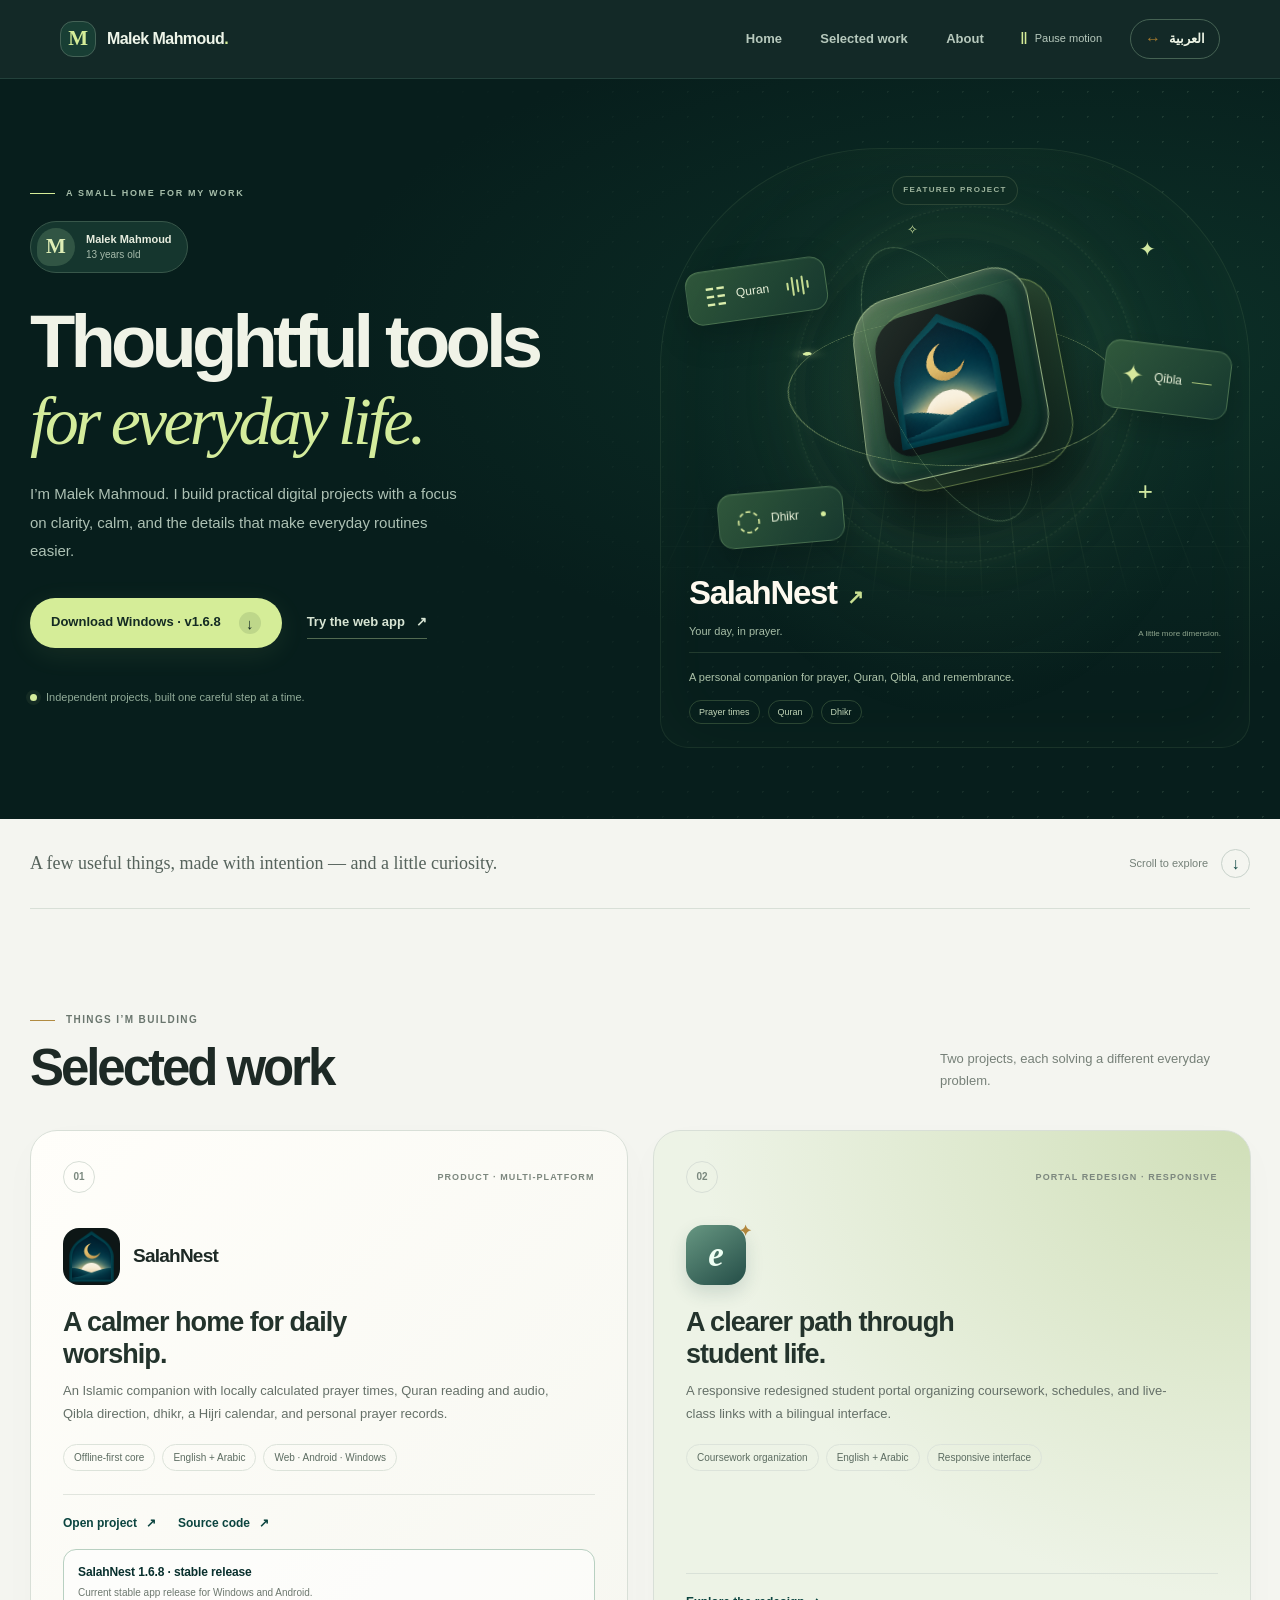
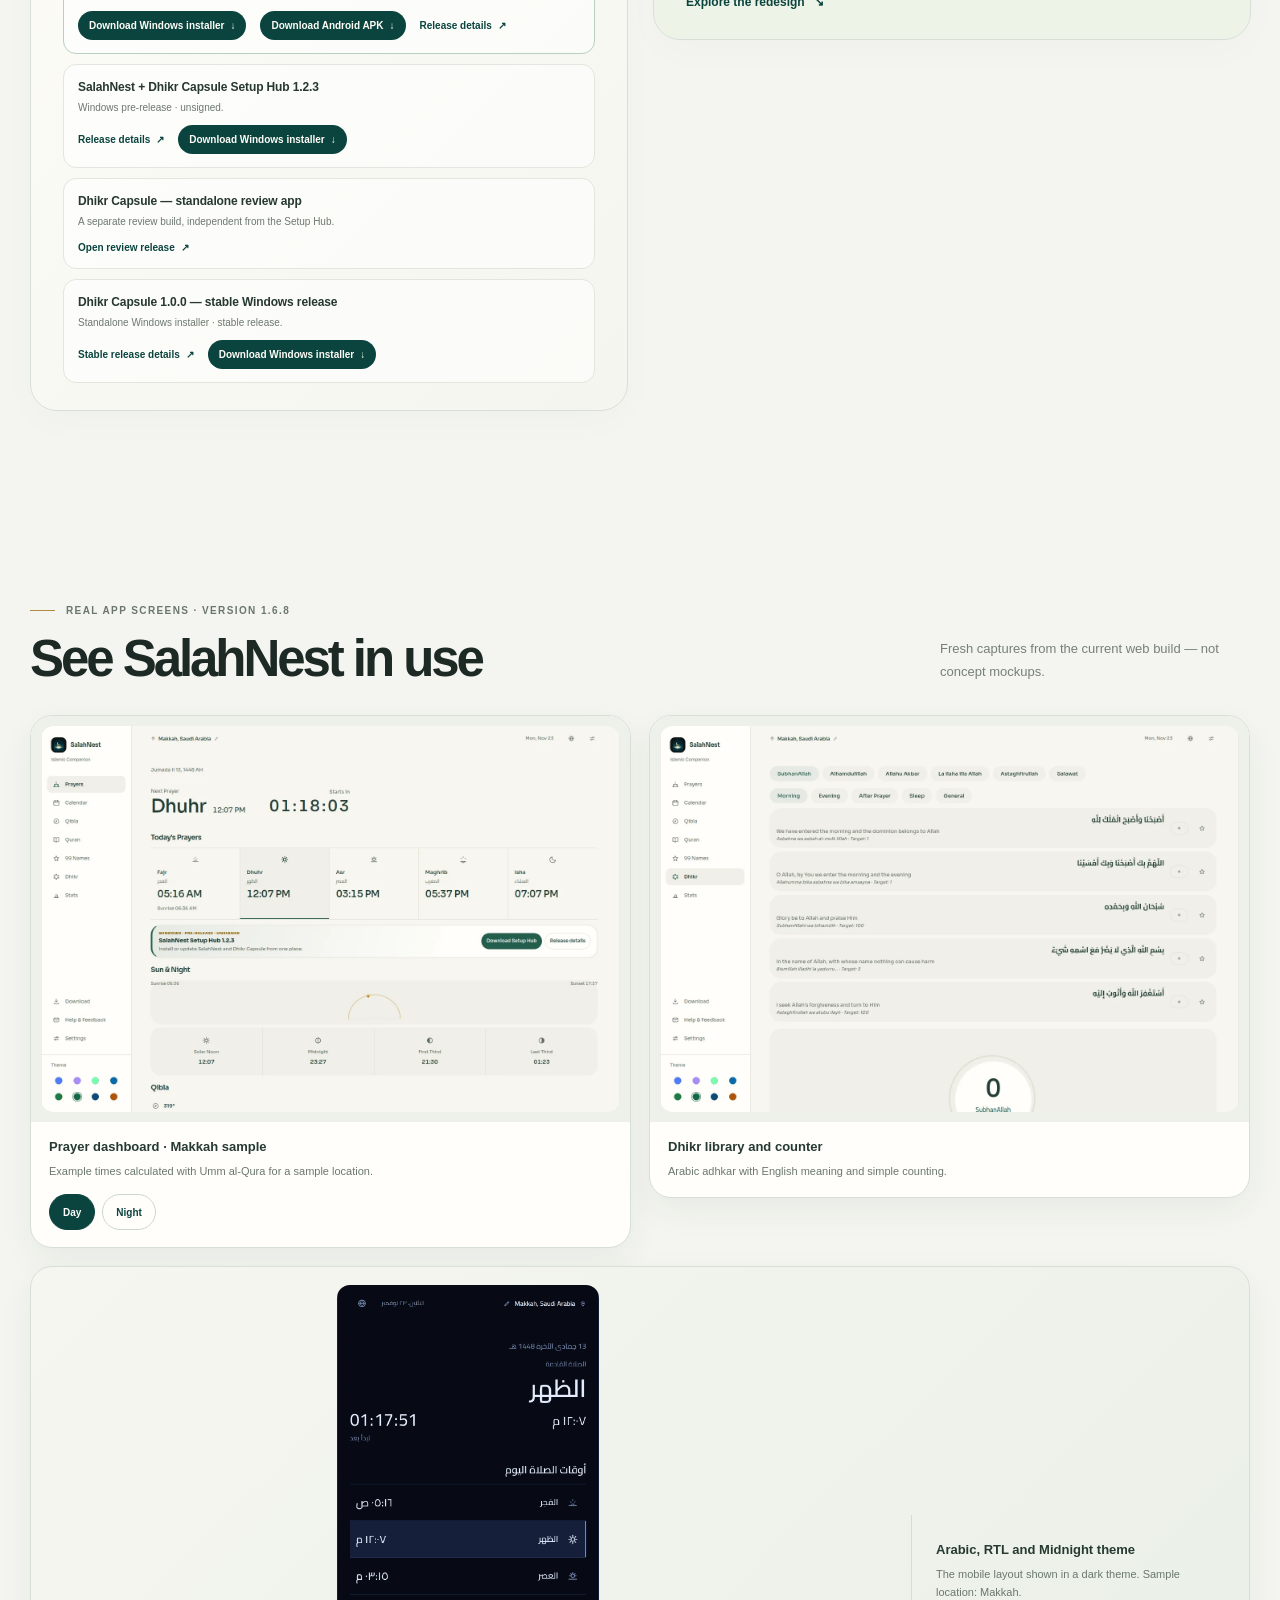
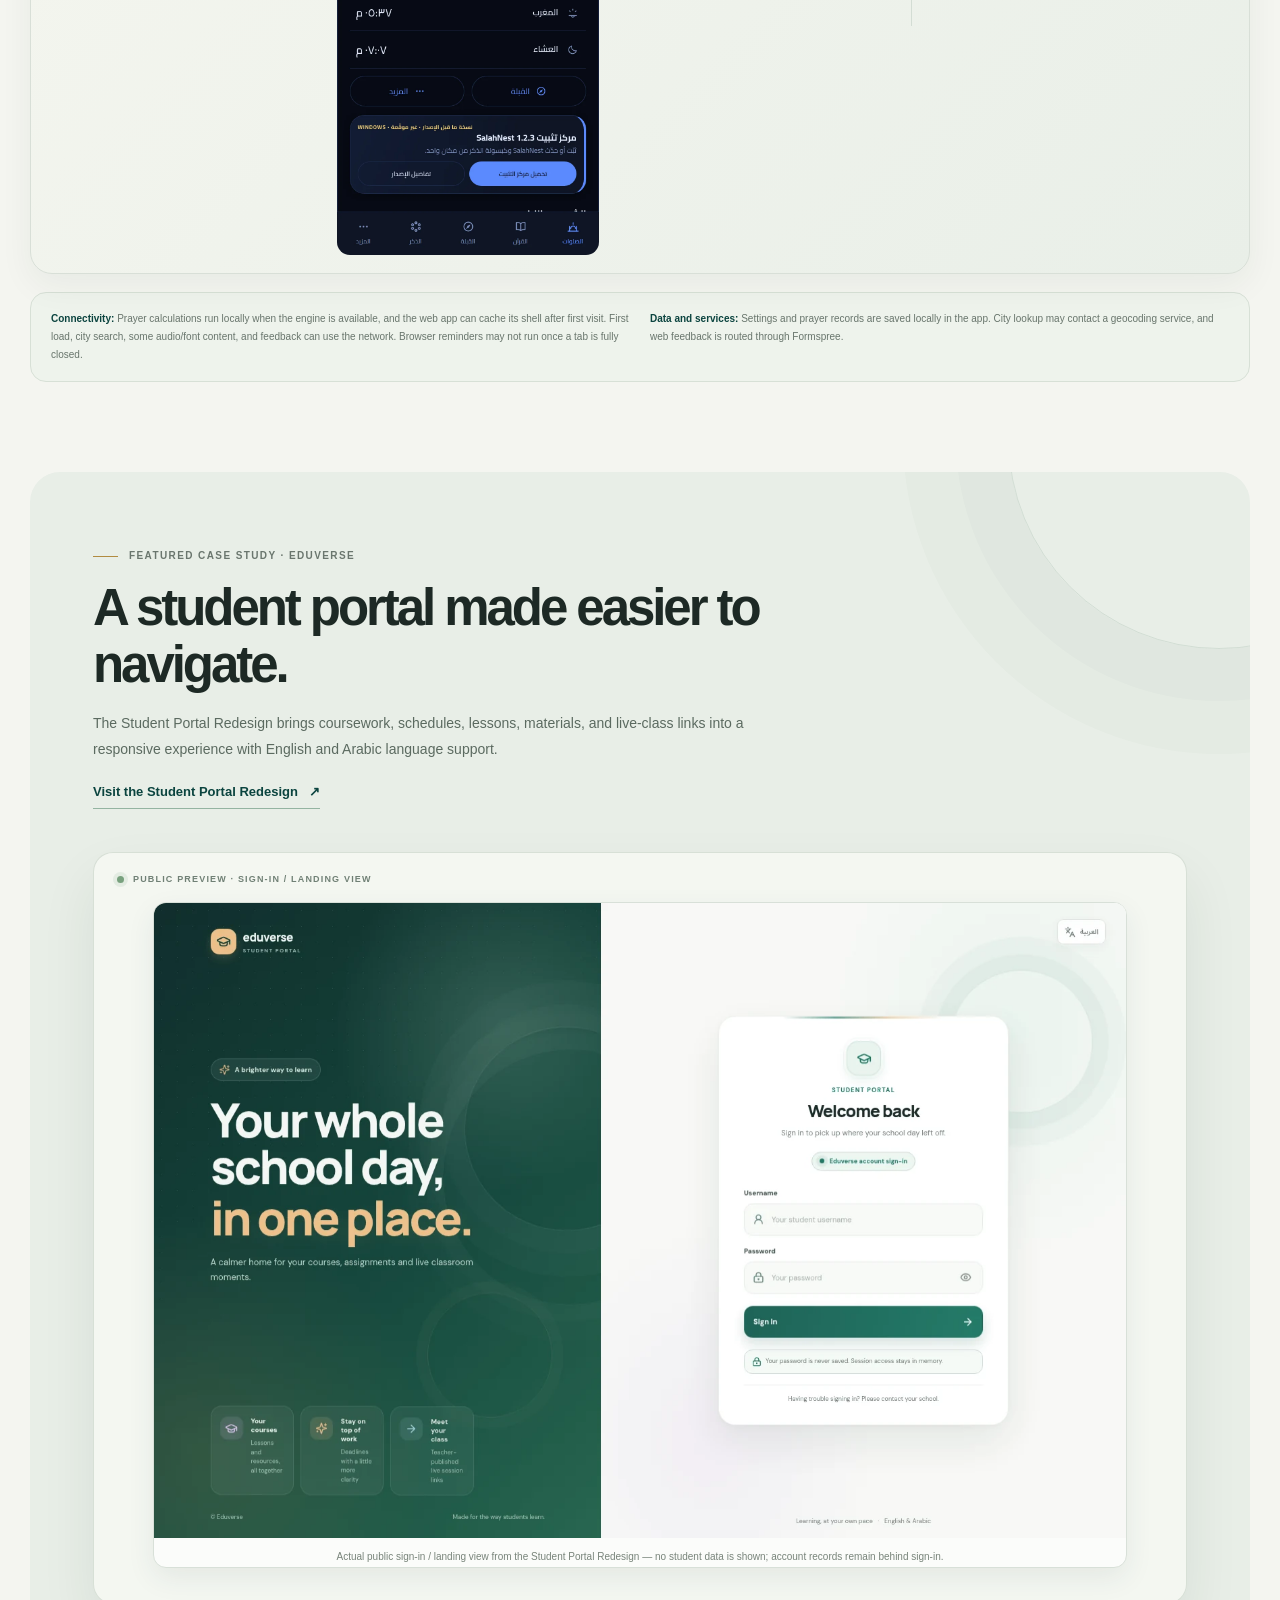
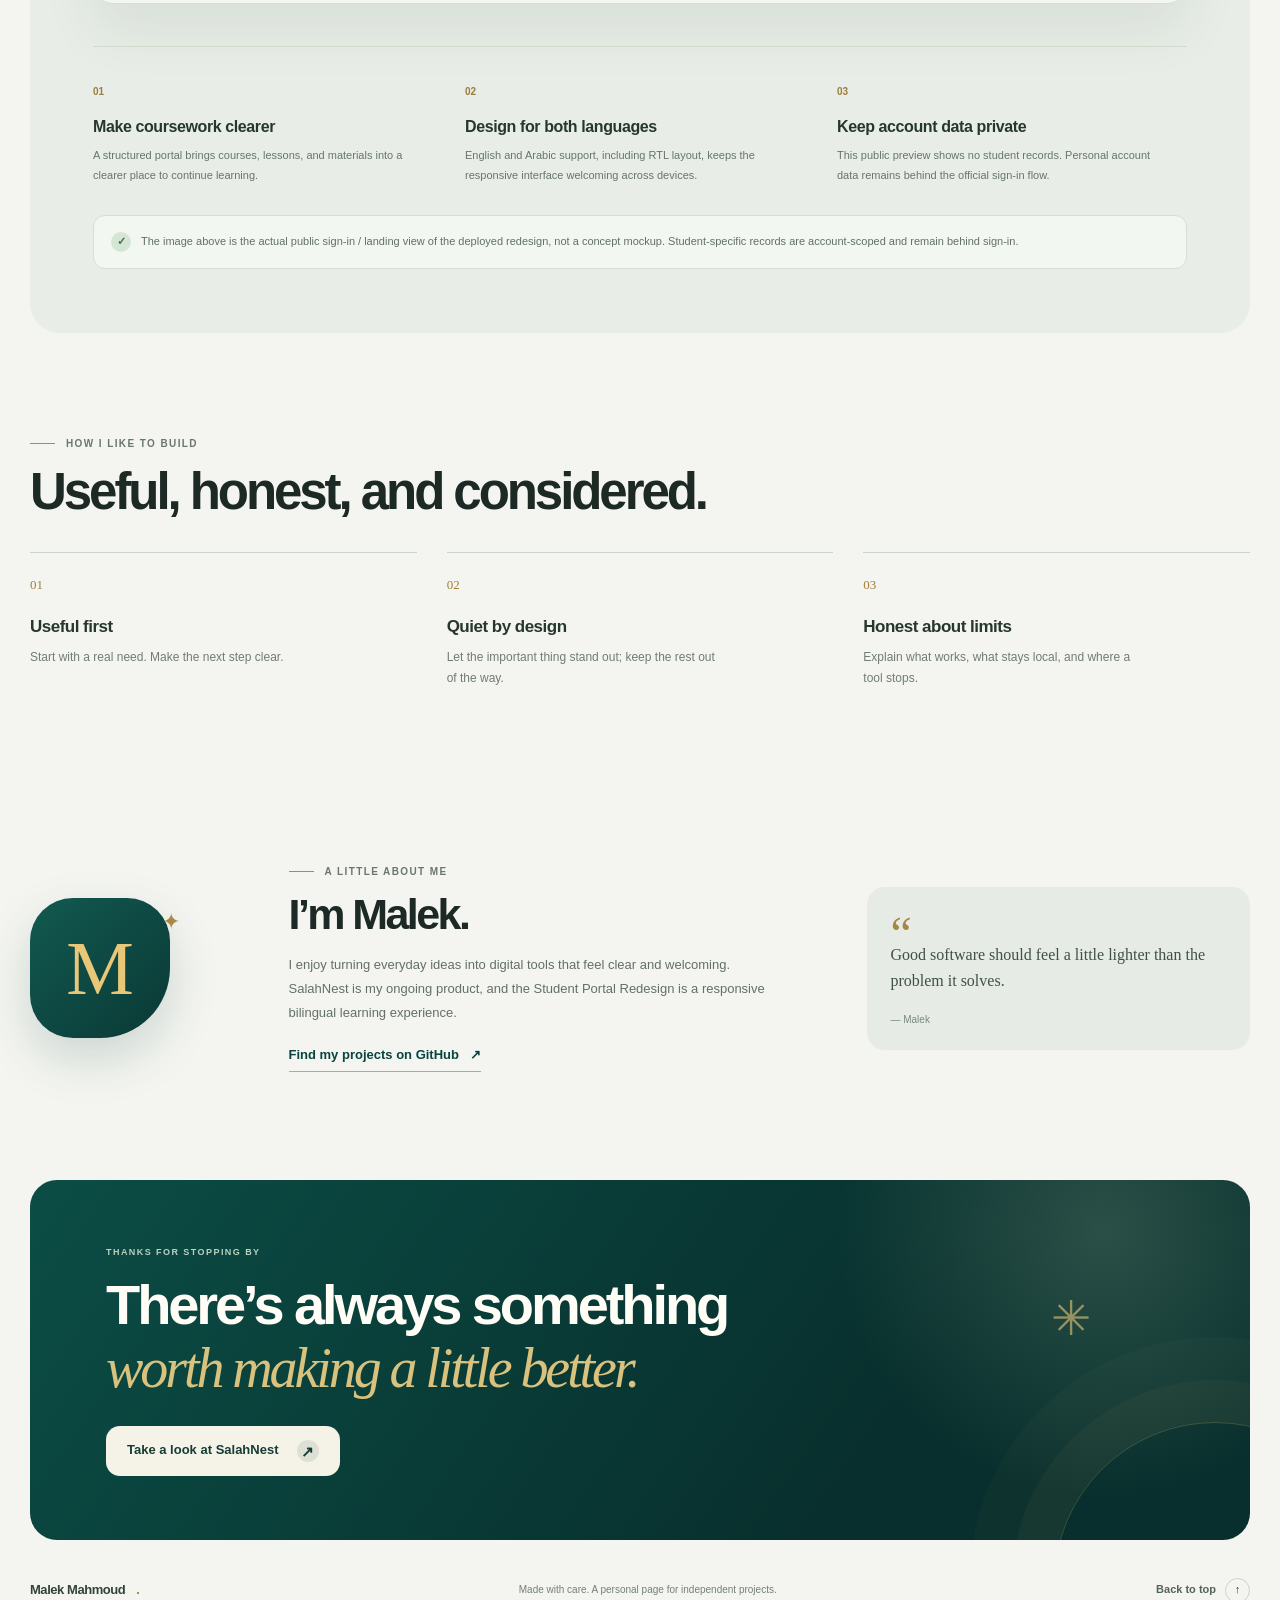
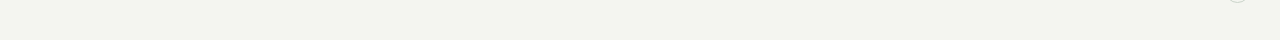
<file: index.html>
<!doctype html>
<html lang="en" dir="ltr">
<head>
  <meta charset="utf-8">
  <meta name="viewport" content="width=device-width, initial-scale=1">
  <meta name="theme-color" content="#071e1c">
  <meta name="description" content="Malek Mahmoud — thoughtful digital projects including SalahNest and the Eduverse Student Portal Redesign.">
  <title>Malek Mahmoud — Thoughtful digital projects</title>
  <link rel="icon" type="image/png" href="salahnest-mark.png">
  <link rel="preload" href="salahnest-mark.png" as="image" type="image/png">
  <link rel="stylesheet" href="styles.css">
  <style>
/*
Copyright © 2017 IBM Corp. with Reserved Font Name "Plex"

This Font Software is licensed under the SIL Open Font License, Version 1.1.

This license is copied below, and is also available with a FAQ at: http://scripts.sil.org/OFL


-----------------------------------------------------------
SIL OPEN FONT LICENSE Version 1.1 - 26 February 2007
-----------------------------------------------------------

PREAMBLE
The goals of the Open Font License (OFL) are to stimulate worldwide
development of collaborative font projects, to support the font creation
efforts of academic and linguistic communities, and to provide a free and
open framework in which fonts may be shared and improved in partnership
with others.

The OFL allows the licensed fonts to be used, studied, modified and
redistributed freely as long as they are not sold by themselves. The
fonts, including any derivative works, can be bundled, embedded,
redistributed and/or sold with any software provided that any reserved
names are not used by derivative works. The fonts and derivatives,
however, cannot be released under any other type of license. The
requirement for fonts to remain under this license does not apply
to any document created using the fonts or their derivatives.

DEFINITIONS
"Font Software" refers to the set of files released by the Copyright
Holder(s) under this license and clearly marked as such. This may
include source files, build scripts and documentation.

"Reserved Font Name" refers to any names specified as such after the
copyright statement(s).

"Original Version" refers to the collection of Font Software components as
distributed by the Copyright Holder(s).

"Modified Version" refers to any derivative made by adding to, deleting,
or substituting -- in part or in whole -- any of the components of the
Original Version, by changing formats or by porting the Font Software to a
new environment.

"Author" refers to any designer, engineer, programmer, technical
writer or other person who contributed to the Font Software.

PERMISSION & CONDITIONS
Permission is hereby granted, free of charge, to any person obtaining
a copy of the Font Software, to use, study, copy, merge, embed, modify,
redistribute, and sell modified and unmodified copies of the Font
Software, subject to the following conditions:

1) Neither the Font Software nor any of its individual components,
in Original or Modified Versions, may be sold by itself.

2) Original or Modified Versions of the Font Software may be bundled,
redistributed and/or sold with any software, provided that each copy
contains the above copyright notice and this license. These can be
included either as stand-alone text files, human-readable headers or
in the appropriate machine-readable metadata fields within text or
binary files as long as those fields can be easily viewed by the user.

3) No Modified Version of the Font Software may use the Reserved Font
Name(s) unless explicit written permission is granted by the corresponding
Copyright Holder. This restriction only applies to the primary font name as
presented to the users.

4) The name(s) of the Copyright Holder(s) or the Author(s) of the Font
Software shall not be used to promote, endorse or advertise any
Modified Version, except to acknowledge the contribution(s) of the
Copyright Holder(s) and the Author(s) or with their explicit written
permission.

5) The Font Software, modified or unmodified, in part or in whole,
must be distributed entirely under this license, and must not be
distributed under any other license. The requirement for fonts to
remain under this license does not apply to any document created
using the Font Software.

TERMINATION
This license becomes null and void if any of the above conditions are
not met.

DISCLAIMER
THE FONT SOFTWARE IS PROVIDED "AS IS", WITHOUT WARRANTY OF ANY KIND,
EXPRESS OR IMPLIED, INCLUDING BUT NOT LIMITED TO ANY WARRANTIES OF
MERCHANTABILITY, FITNESS FOR A PARTICULAR PURPOSE AND NONINFRINGEMENT
OF COPYRIGHT, PATENT, TRADEMARK, OR OTHER RIGHT. IN NO EVENT SHALL THE
COPYRIGHT HOLDER BE LIABLE FOR ANY CLAIM, DAMAGES OR OTHER LIABILITY,
INCLUDING ANY GENERAL, SPECIAL, INDIRECT, INCIDENTAL, OR CONSEQUENTIAL
DAMAGES, WHETHER IN AN ACTION OF CONTRACT, TORT OR OTHERWISE, ARISING
FROM, OUT OF THE USE OR INABILITY TO USE THE FONT SOFTWARE OR FROM
OTHER DEALINGS IN THE FONT SOFTWARE.

*/
@font-face{font-family:"IBM Plex Arabic";font-style:normal;font-weight:400 500;font-display:swap;src:url([data-uri]) format("woff2");}
@font-face{font-family:"IBM Plex Arabic";font-style:normal;font-weight:600 700;font-display:swap;src:url([data-uri]) format("woff2");}
/* Spatial direction: emerald glass, warm paper, dimensional native artwork. */
:root { --accent: #d5ed98; }
body { overflow-x: clip; }
.site-header { background: rgba(7,30,28,.95); border-color: #23413b; color: #eef5e9; }
.wordmark-mark { color: #d5ed98; border: 1px solid #446256; background: #183e34; box-shadow: none; }
.wordmark-dot { color: var(--accent); }
.primary-nav a { color: #b7c9bd; }
.primary-nav a:hover, .primary-nav a:focus-visible { color: var(--accent); }
.language-toggle { border-color: #456253; color: #edf4e5; }
.language-toggle:hover { background: #204537; }
.motion-toggle { display: inline-flex; align-items: center; gap: 7px; border: 0; background: transparent; color: #b7c9bd; cursor: pointer; font-size: 11px; padding: 10px 0; }
.motion-toggle > span:first-child { font-size: 16px; color: var(--accent); }
.hero { position: relative; width: 100%; padding-inline: max(30px, calc((100% - 1220px) / 2)); padding-block: 62px 65px; min-height: 740px; grid-template-columns: minmax(0, 1fr) minmax(0,1fr); gap: 40px; background: radial-gradient(ellipse at 84% 35%, #164f3b60, transparent 50%), #071e1c; color: #eef5e9; overflow: hidden; }
.hero::before { content: ''; position: absolute; inset: 0; pointer-events: none; opacity: .25; background-image: radial-gradient(#65846d 1px, transparent 1px); background-size: 25px 25px; mask-image: linear-gradient(90deg, transparent 30%, black); }
.hero-copy { position: relative; z-index: 2; }
.hero .eyebrow { color: #a6beaa; font-size: 9px; letter-spacing: .19em; }
.hero .eyebrow-line { background: var(--accent); }
.hero-profile { background: #15362e; border-color: #38574a; box-shadow: none; margin-bottom: 30px; }
.hero-profile-copy strong { color: #e7eddf; }.hero-profile-copy small { color: #a6bbab; }.hero-avatar { background: #315544; color: #deedb5; box-shadow: none; }
.hero h1 { color: #f0f3e7; font-size: clamp(48px,5.8vw,82px); line-height: 1.04; letter-spacing: -.065em; }
.hero h1 em { display: inline-block; color: #d4ec9c; line-height: 1.07; }
.hero-lede { color: #adc1b4; max-width: 435px; font-size: 15px; line-height: 1.9; }
.hero .button-primary { background: var(--accent); color: #142b23; border-radius: 99px; box-shadow: 0 6px 28px #c9ed8a15; }
.hero .button-primary:hover { background: #e2f6b6; box-shadow: 0 7px 35px #c9ed8a35; }
.hero .button-arrow { background: #1d3c2920; }
.hero .text-link { color: #d7e4d3; border-color: #526a51; }
.hero-footnote { color: #91ab98; max-width: 400px; line-height: 1.8; }
.status-dot { background: #d4ec9c; box-shadow: 0 0 0 4px #d4ec9c10; }
.hero-art { --tilt-x: 0deg; --tilt-y: 0deg; height: 600px; min-height: 0; border: 1px solid #63875c32; border-radius: 220px 220px 28px 28px; background: radial-gradient(ellipse at 50% 40%, #456c492e, transparent 65%); padding: 24px 28px; isolation: isolate; overflow: hidden; box-shadow: inset 0 0 70px #cbeea007; transform: perspective(1200px) rotateX(var(--tilt-x)) rotateY(var(--tilt-y)); transition: transform .4s ease-out; }
.hero-art:hover { translate: none; box-shadow: inset 0 0 70px #cbeea009; }
.featured-topline { position: absolute; inset: 27px 32px auto; z-index: 3; font-size: 8px; color: #9eb49d; letter-spacing: .16em; }
.featured-topline > span:first-child { padding: 7px 10px; border: 1px solid #69805e50; border-radius: 40px; background: #0f2c23; }
.featured-index { color: #8ca488; }
.spatial-scene { height: 390px; position: relative; direction: ltr; perspective: 900px; }
.scene-halo { width: 300px; height: 300px; border-radius: 50%; position: absolute; left: 50%; top: 55%; transform: translate(-50%,-50%); background: radial-gradient(circle, #badc5c20, #80bb6f08 55%, transparent 70%); box-shadow: 0 0 85px #a6cc7510; }
.scene-grid { position: absolute; left: -20%; width: 140%; height: 220px; bottom: -80px; transform: rotateX(65deg); background-image: linear-gradient(#7e9d5f20 1px, transparent 1px),linear-gradient(90deg,#7e9d5f20 1px,transparent 1px); background-size: 33px 33px; mask-image: radial-gradient(ellipse, black, transparent 70%); }
.orbital-system { position: absolute; left: 50%; top: 53%; width: 330px; height: 330px; transform: translate(-50%,-50%); transform-style: preserve-3d; }
.space-ring { position: absolute; inset: 0; border: 1px solid #d6ec9970; border-radius: 50%; transform: rotateX(65deg) rotateZ(-25deg); box-shadow: 0 0 14px #c2e79c08; }
.ring-one::before { content: ''; position: absolute; width: 9px; height: 9px; top: 35px; left: 44px; border-radius: 50%; background: #daefa3; box-shadow: 0 0 16px #deefa5; }
.ring-two { inset: 17px; border-color: #8db78265; transform: rotateY(64deg) rotateX(24deg) rotateZ(24deg); }
.ring-three { inset: -14px; border-style: dashed; border-color: #96b67a25; transform: rotateX(8deg) rotateY(-18deg); animation: orbit-turn 55s linear infinite; }
.core-float { position: absolute; inset: 69px; transform-style: preserve-3d; animation: core-bob 7s ease-in-out infinite; }
.glass-core { width: 100%; height: 100%; position: relative; transform-style: preserve-3d; transform: rotateX(14deg) rotateY(-23deg) rotateZ(-9deg); }
.core-face { position: absolute; inset: 0; display: grid; place-items: center; border: 1px solid #e1f3b587; border-radius: 40px; background: linear-gradient(135deg,#71986488,#234d3dd9 50%,#0c2d25); box-shadow: inset 2px 2px 10px #ecffd240, inset -2px -3px 16px #061b18, 14px 25px 45px #0006; transform: translateZ(24px); }
.core-face img { width: 76%; height: 76%; border-radius: 31px; object-fit: contain; filter: drop-shadow(0 8px 8px #00150a80); }
.core-side { position: absolute; inset: 8px -15px -8px 15px; border: 1px solid #aacb7190; background: linear-gradient(135deg, #456742, #102d24); border-radius: 40px; box-shadow: 0 28px 45px #0005; }
.core-shine { position: absolute; inset: 0; border-radius: 40px; background: linear-gradient(135deg,#efffc820,transparent 55%); transform: translateZ(25px); }
.satellite { position: absolute; z-index: 3; display: flex; align-items: center; gap: 10px; min-height: 54px; padding: 12px 17px; border: 1px solid #71986c70; border-radius: 15px; background: linear-gradient(130deg,#31593cf5,#17392fe8); color: #e6efd7; box-shadow: 0 12px 35px #0003, inset 0 1px #c7e8ab12; font-size: 12px; animation: satellite-bob 8s ease-in-out infinite; }
.satellite-quran { top: 91px; left: -3px; transform: rotate(-8deg); }.satellite-qibla { right: -9px; top: 172px; transform: rotate(7deg); animation-delay: -3s; }.satellite-dhikr { left: 29px; bottom: 18px; transform: rotate(-5deg); animation-delay: -5s; }
.satellite-icon { font-size: 25px; line-height: 1; color: #daedac; }.compass-icon { color: #d8e99d; font-size: 27px; }.dhikr-beads { font-size: 29px; line-height: 1; color: #d8e99d; }.satellite-dot { height: 5px; width: 5px; border-radius: 50%; background: #d4ec9c; margin-left: 12px; }.satellite-line { width: 20px; height: 1px; background: #a3bf77; }
.mini-wave { display: flex; gap: 3px; align-items: center; margin-left: 8px; }.mini-wave b { width: 2px; height: 8px; background: #c4db91; border-radius: 2px; animation: wave 1.4s ease-in-out infinite alternate; }.mini-wave b:nth-child(2n) { height: 19px; animation-delay: -.5s; }.mini-wave b:nth-child(3) { height: 13px; animation-delay: -.8s; }
.scene-star { position: absolute; color: #d0e7a0; }.star-one { top: 60px; right: 65px; font-size: 20px; }.star-two { bottom: 50px; right: 68px; font-size: 26px; font-weight: 200; }.star-three { left: 41%; top: 47px; font-size: 13px; }
.featured-brand { margin: 4px 0 0; justify-content: space-between; align-items: end; gap: 10px; }.featured-name { font-size: 33px; letter-spacing: -.04em; }.featured-name > span { font-size: 20px; color: #c9df92; margin-inline-start: 10px; }.featured-tagline { font-size: 11px; color: #a7bea7; }.scene-caption { font-size: 8px; max-width: 90px; color: #8fa68e; text-align: end; line-height: 1.7; }
.featured-bottom { inset-inline: 28px; bottom: 23px; border-color: #73936a40; padding-top: 15px; }.featured-bottom > p { font-family: inherit; font-size: 11px; color: #adc3a9; line-height: 1.7; max-width: 330px; margin-bottom: 13px; }.feature-chips span { padding: 4px 9px; font-size: 9px; border-color: #688b5c60; color: #c2d6b8; }
.intro-strip { border-top: none; padding-block: 30px; }.intro-strip p { font-size: 18px; }
.project-grid { align-items: start; gap: 25px; }.project-card { position: relative; border-radius: 27px; box-shadow: 0 12px 40px #17372a05; overflow: hidden; transform: perspective(1200px) rotateX(var(--tilt-x,0deg)) rotateY(var(--tilt-y,0deg)); transition: transform .4s ease-out, box-shadow .3s; }.project-card::before { content: ''; position: absolute; inset: 0; opacity: 0; pointer-events: none; background: radial-gradient(300px circle at var(--glow-x,50%) var(--glow-y,20%),#b3d3a435,transparent); transition: opacity .3s; }.project-card:hover::before { opacity: 1; }.project-card:hover { translate: none; box-shadow: 0 20px 50px #17372a12; }.project-eduverse { min-height: 510px; background: radial-gradient(ellipse at 100% 0%,#d0dfb8,transparent 65%),#edf3e6; }.project-card h3 { font-size: 27px; max-width: 340px; line-height: 1.2; }.project-logo-row { margin-top: 35px; }.project-eduverse .single-project-link { margin-top: auto; }.project-release { background: #fff9; }.project-downloads { gap: 10px; }.case-visual-wrap { box-shadow: 0 26px 55px #15392a14; }
.reveal-item { transition: opacity .7s ease, translate .7s cubic-bezier(.2,.7,.2,1); }.reveal-item:not(.is-visible):not(:focus-within) { opacity: .18; translate: 0 25px; }
.has-js .hero-copy > * { animation: enter .9s both; }.hero-copy > :nth-child(2) { animation-delay: .08s; }.hero-copy > :nth-child(3) { animation-delay: .16s; }.hero-copy > :nth-child(4) { animation-delay: .24s; }.hero-copy > :nth-child(5) { animation-delay: .32s; }.hero-copy > :nth-child(6) { animation-delay: .4s; }
@keyframes enter { from { opacity: 0; transform: translateY(20px); } to { opacity: 1; transform: translateY(0); } }
@keyframes core-bob { 0%,100% { translate: 0 -7px; rotate: -2deg; } 50% { translate: 0 10px; rotate: 2deg; } }
@keyframes satellite-bob { 0%,100% { translate: 0 -5px; } 50% { translate: 0 8px; } }
@keyframes orbit-turn { to { transform: rotateX(8deg) rotateY(-18deg) rotateZ(360deg); } }
@keyframes wave { to { scale: 1 .4; } }
.motion-paused *, .page-asleep *, .scene-asleep * { animation-play-state: paused !important; }
.motion-paused .hero-copy > * { animation: none; }.motion-paused .reveal-item { opacity: 1 !important; translate: none !important; transition: none; }.motion-paused .hero-art,.motion-paused .project-card { transform: none; }
html[dir=rtl] .hero h1 { font-size: clamp(44px,5.2vw,70px); line-height: 1.4; letter-spacing: -.03em; }html[dir=rtl] .hero h1 em { line-height: 1.4; }html[dir=rtl] .satellite { flex-direction: row-reverse; }html[dir=rtl] .featured-name { direction: ltr; text-align: right; }
a:focus-visible, button:focus-visible { outline: 2px solid #8fae5e; outline-offset: 5px; }
@media (max-width: 1000px) and (min-width: 681px) { .nav-shell { gap: 18px; }.hero { gap: 24px; padding-inline: 30px; }.hero-art { padding-inline: 18px; height: 570px; }.spatial-scene { scale: .85; margin-inline: -15px; height: 370px; }.featured-brand { margin-top: -10px; }.motion-toggle { font-size: 0; }.hero h1 { font-size: 56px; }.scene-caption { display: none; } }
@media (max-width: 680px) { .nav-shell { flex-wrap: wrap; gap: 12px; min-height: 70px; }.menu-toggle { color: #b8cbb8; }.menu-icon i { background: #c5d7bb; }.primary-nav { background: #14362c; border-color: #395743; }.primary-nav a:hover { background: #274b36; }.motion-toggle { font-size: 0; padding: 8px 2px; margin-inline-start: 0; }.hero { grid-template-columns: 1fr; padding: 42px 20px 36px; gap: 30px; }.hero h1 { font-size: clamp(48px,11.8vw,72px); }.hero h1 em { font-size: .92em; }.hero-profile { margin-bottom: 23px; }.hero .eyebrow { font-size: 8px; margin-bottom: 22px; }.hero-lede { font-size: 14px; }.hero-footnote { font-size: 10px; }.hero-art { height: 550px; max-width: 450px; margin-inline: auto; border-radius: 180px 180px 24px 24px; padding: 25px; }.featured-topline { inset-inline: 24px; top: 22px; font-size: 7px; }.spatial-scene { height: 348px; }.orbital-system { width: 290px; height: 290px; }.core-float { inset: 60px; }.core-face,.core-side,.core-shine { border-radius: 34px; }.satellite { padding: 9px 12px; font-size: 11px; gap: 8px; min-height: 46px; }.satellite-quran { left: -8px; top: 78px; }.satellite-qibla { right: -11px; top: 160px; }.satellite-dhikr { left: 8px; bottom: 14px; }.featured-name { font-size: 29px; }.featured-brand { margin-top: 5px; }.featured-bottom { inset-inline: 25px; }.scene-caption { max-width: 80px; }.project-card h3 { font-size: 25px; }.intro-strip { padding-block: 24px; gap: 10px; }.intro-strip p { font-size: 17px; }html[dir=rtl] .hero h1 { font-size: clamp(43px,10vw,60px); }.project-eduverse { min-height: 420px; } }
@media (max-width: 370px) { .nav-shell { gap: 8px; }.wordmark { font-size: 11px; }.hero { padding-inline: 16px; }.hero-art { padding-inline: 16px; height: 530px; }.spatial-scene { scale: .9; margin-inline: -10px; height: 330px; }.scene-caption { display: none; }.hero .text-link { font-size: 12px; }.hero-actions { gap: 14px; }.hero .button { padding-inline: 16px; font-size: 12px; } }
@media (prefers-reduced-motion: reduce) { .hero-copy > * { animation: none; }.hero-art,.project-card { transform: none; }.reveal-item { opacity: 1 !important; translate: none !important; }.core-float,.satellite,.space-ring,.mini-wave b { animation: none; } }

/* Keep the project label inside the arched silhouette at every width. */
.featured-topline { inset: 27px 0 auto; justify-content: center; }
.featured-topline > span:first-child { white-space: nowrap; }
.featured-index { display: none; }
.motion-toggle:disabled { cursor: default; opacity: .75; }
@media (max-width: 680px) { .hero-art { height: 580px; } }
@media (max-width: 370px) { .hero-art { height: 560px; } }

/* A dedicated Arabic type system, with no synthetic italic or tight tracking. */
html[lang=ar] { --font-sans: "IBM Plex Arabic", Tahoma, sans-serif; }
html[lang=ar] body { font-family: var(--font-sans); }
html[lang=ar] .hero h1 { font-family: var(--font-sans); font-size: clamp(48px,4.7vw,67px); line-height: 1.45; font-weight: 600; letter-spacing: 0; }
html[lang=ar] .hero h1 em { font-family: var(--font-sans); font-style: normal; font-weight: 400; font-size: .84em; letter-spacing: 0; line-height: 1.6; }
html[lang=ar] .intro-strip p, html[lang=ar] .closing h2 em, html[lang=ar] .about-note p { font-family: var(--font-sans); font-style: normal; letter-spacing: 0; }
html[lang=ar] .hero-lede { font-size: 16px; line-height: 2; }
html[lang=ar] .section-heading h2, html[lang=ar] .eduverse-intro h2, html[lang=ar] .about-copy h2, html[lang=ar] .closing h2 { font-family: var(--font-sans); font-weight: 600; letter-spacing: 0; line-height: 1.55; }
html[lang=ar] .project-card h3, html[lang=ar] .detail-card h3 { letter-spacing: 0; line-height: 1.6; }
html[lang=ar] .primary-nav a, html[lang=ar] .language-toggle { font-size: 13px; }
html[lang=ar] .project-description, html[lang=ar] .case-lede, html[lang=ar] .about-lede { font-size: 14px; line-height: 2; }
html[lang=ar] .hero-profile-copy strong { font-size: 12px; }
html[lang=ar] .hero .eyebrow { letter-spacing: 0; font-size: 11px; }
html[lang=ar] .featured-bottom > p { font-size: 12px; }
.scroll-progress { position: fixed; inset: 0 0 auto; height: 3px; background: #d5ed98; transform: scaleX(0); transform-origin: left; z-index: 100; pointer-events: none; }
html[dir=rtl] .scroll-progress { transform-origin: right; }
.spatial-scene { transform: translateY(var(--scene-scroll,0px)) rotateX(var(--scene-turn,0deg)); transform-origin: center; }
.case-visual-wrap { transform: perspective(1400px) rotateX(var(--case-angle,0deg)); transform-origin: center bottom; }
.reveal-item { transition: opacity .85s ease, translate .85s cubic-bezier(.16,1,.3,1); transition-delay: var(--reveal-delay,0ms); }
.reveal-item:not(.is-visible):not(:focus-within) { opacity: .08; translate: 0 44px; }
.section-heading .eyebrow-line { transform-origin: left; transition: scale 1s cubic-bezier(.16,1,.3,1); }
.section-heading.reveal-item:not(.is-visible) .eyebrow-line { scale: 0 1; }
.motion-paused .spatial-scene,.motion-paused .case-visual-wrap { transform: none; }
@media(max-width: 680px) {
  html[lang=ar] .hero h1 { font-size: clamp(39px,10.2vw,54px); line-height: 1.55; }
  html[lang=ar] .hero h1 em { font-size: .83em; }
  html[lang=ar] .hero-lede { font-size: 15px; }
  html[lang=ar] .hero-art { height: 580px; }
  html[lang=ar] .section-heading h2, html[lang=ar] .eduverse-intro h2 { font-size: 32px; }
  .reveal-item:not(.is-visible):not(:focus-within) { translate: 0 28px; }
}
@media(prefers-reduced-motion: reduce) { .spatial-scene,.case-visual-wrap { transform: none; } }

</style>

</head>
<body>
  <a class="skip-link" href="#main" data-i18n="skip">Skip to content</a>
  <header class="site-header"><div class="nav-shell">
    <a class="wordmark" href="#home" aria-label="Malek Mahmoud — home"><span class="wordmark-mark">M</span><span>Malek Mahmoud<span class="wordmark-dot">.</span></span></a>
    <button class="menu-toggle" id="menuToggle" type="button" aria-expanded="false" aria-controls="primaryNav"><span class="menu-icon" aria-hidden="true"><i></i><i></i></span><span data-i18n="menu">Menu</span></button>
    <nav class="primary-nav" id="primaryNav" aria-label="Primary navigation"><a href="#home" data-i18n="nav-home">Home</a><a href="#work" data-i18n="nav-work">Selected work</a><a href="#about" data-i18n="nav-about">About</a></nav>
    <button class="motion-toggle" id="motionToggle" type="button" aria-pressed="false"><span aria-hidden="true">Ⅱ</span><span data-i18n="motion-pause">Pause motion</span></button>
    <button class="language-toggle" id="languageToggle" type="button" aria-label="Switch language to Arabic" lang="ar"><span class="language-globe" aria-hidden="true">↔</span><span id="languageLabel">العربية</span></button>
  </div></header>

  <main id="main">
    <section class="hero section-shell" id="home" aria-labelledby="hero-title"><div class="hero-copy">
      <p class="eyebrow"><span class="eyebrow-line"></span><span data-i18n="hero-eyebrow">A SMALL HOME FOR MY WORK</span></p>
      <div class="hero-profile"><span class="hero-avatar" aria-hidden="true">M</span><span class="hero-profile-copy"><strong data-i18n="profile-name">Malek Mahmoud</strong><small data-i18n="profile-age">13 years old</small></span></div>
      <h1 id="hero-title"><span data-i18n="hero-title-one">Thoughtful tools</span><br><em data-i18n="hero-title-two">for everyday life.</em></h1>
      <p class="hero-lede" data-i18n="hero-lede">I’m Malek Mahmoud. I build practical digital projects with a focus on clarity, calm, and the details that make everyday routines easier.</p>
      <div class="hero-actions"><a class="button button-primary" href="https://github.com/MalekMahmouda/salahnest/releases/download/v1.6.8/SalahNest-Setup-1.6.8.exe" target="_blank" rel="noopener noreferrer"><span data-i18n="hero-cta-download">Download Windows · v1.6.8</span><span class="button-arrow" aria-hidden="true">↓</span></a><a class="text-link" href="https://malekmahmouda.github.io/salahnest/" target="_blank" rel="noopener noreferrer"><span data-i18n="hero-cta-app">Try the web app</span><span aria-hidden="true">↗</span></a></div>
      <div class="hero-footnote"><span class="status-dot" aria-hidden="true"></span><span data-i18n="hero-footnote">Independent projects, built one careful step at a time.</span></div>
    </div><aside class="hero-art" aria-label="Featured project: SalahNest">
      <div class="featured-topline"><span data-i18n="featured-label">FEATURED PROJECT</span><span class="featured-index">01 / 02</span></div>
      <div class="spatial-scene" aria-hidden="true">
        <div class="scene-grid"></div><div class="scene-halo"></div>
        <div class="orbital-system"><i class="space-ring ring-one"></i><i class="space-ring ring-two"></i><i class="space-ring ring-three"></i>
          <div class="core-float"><div class="glass-core"><span class="core-side"></span><div class="core-face"><img src="salahnest-mark.png" alt="" width="150" height="150"></div><span class="core-shine"></span></div></div>
        </div>
        <div class="satellite satellite-quran"><span class="satellite-icon">☷</span><span data-i18n="chip-quran">Quran</span><i class="mini-wave"><b></b><b></b><b></b><b></b><b></b></i></div>
        <div class="satellite satellite-qibla"><span class="compass-icon">✦</span><span data-i18n="scene-qibla">Qibla</span><span class="satellite-line"></span></div>
        <div class="satellite satellite-dhikr"><span class="dhikr-beads">◌</span><span data-i18n="chip-dhikr">Dhikr</span><span class="satellite-dot"></span></div>
        <span class="scene-star star-one">✦</span><span class="scene-star star-two">+</span><span class="scene-star star-three">✧</span>
      </div>
      <div class="featured-brand"><div><p class="featured-name">SalahNest<span>↗</span></p><p class="featured-tagline" data-i18n="featured-tagline">Your day, in prayer.</p></div><span class="scene-caption" data-i18n="scene-caption">A little more dimension.</span></div>
      <div class="featured-bottom"><p data-i18n="featured-summary">A personal companion for prayer, Quran, Qibla, and remembrance.</p><div class="feature-chips"><span data-i18n="chip-prayers">Prayer times</span><span data-i18n="chip-quran">Quran</span><span data-i18n="chip-dhikr">Dhikr</span></div></div>
    </aside></section>

    <section class="intro-strip section-shell" aria-label="Introduction"><p data-i18n="intro-strip">A few useful things, made with intention — and a little curiosity.</p><a href="#work" class="scroll-cue"><span data-i18n="scroll-cue">Scroll to explore</span><span aria-hidden="true">↓</span></a></section>

    <section class="work-section section-shell section-space" id="work" aria-labelledby="work-title"><div class="section-heading"><div><p class="eyebrow"><span class="eyebrow-line"></span><span data-i18n="work-eyebrow">THINGS I’M BUILDING</span></p><h2 id="work-title" data-i18n="work-title">Selected work</h2></div><p class="section-note" data-i18n="work-note">Two projects, each solving a different everyday problem.</p></div>
      <div class="project-grid"><article class="project-card project-salahnest"><div class="project-card-top"><span class="project-number">01</span><span class="project-kind" data-i18n="salahnest-kind">PRODUCT · MULTI-PLATFORM</span></div><div class="project-logo-row"><img src="salahnest-mark.png" alt="SalahNest logo" width="62" height="62"><span class="project-wordmark">SalahNest</span></div><h3 data-i18n="salahnest-title">A calmer home for daily worship.</h3><p class="project-description" data-i18n="salahnest-description">An Islamic companion with locally calculated prayer times, Quran reading and audio, Qibla direction, dhikr, a Hijri calendar, and personal prayer records.</p><ul class="tag-list"><li data-i18n="salahnest-tag-one">Offline-first core</li><li data-i18n="salahnest-tag-two">English + Arabic</li><li data-i18n="salahnest-tag-three">Web · Android · Windows</li></ul><div class="project-links"><a href="https://malekmahmouda.github.io/salahnest/" target="_blank" rel="noopener noreferrer"><span data-i18n="open-project">Open project</span><span aria-hidden="true">↗</span></a><a href="https://github.com/MalekMahmouda/salahnest" target="_blank" rel="noopener noreferrer"><span data-i18n="view-source">Source code</span><span aria-hidden="true">↗</span></a></div><div class="project-downloads"><section class="project-release project-release-primary"><h4 data-i18n="salahnest-release-title">SalahNest 1.6.8 · stable release</h4><p class="project-release-note" data-i18n="salahnest-release-note">Current stable app release for Windows and Android.</p><div class="project-release-actions"><a class="project-release-download" href="https://github.com/MalekMahmouda/salahnest/releases/download/v1.6.8/SalahNest-Setup-1.6.8.exe" target="_blank" rel="noopener noreferrer"><span data-i18n="salahnest-download-windows">Download Windows installer</span><span aria-hidden="true">↓</span></a><a class="project-release-download" href="https://github.com/MalekMahmouda/salahnest/releases/download/v1.6.8/SalahNest-Android-1.6.8-production-signed.apk" target="_blank" rel="noopener noreferrer"><span data-i18n="salahnest-download-android">Download Android APK</span><span aria-hidden="true">↓</span></a><a href="https://github.com/MalekMahmouda/salahnest/releases/tag/v1.6.8" target="_blank" rel="noopener noreferrer"><span data-i18n="salahnest-release-details">Release details</span><span aria-hidden="true">↗</span></a></div></section><section class="project-release"><h4 data-i18n="setup-hub-title">SalahNest + Dhikr Capsule Setup Hub 1.2.3</h4><p class="project-release-note" data-i18n="setup-hub-note">Windows pre-release · unsigned.</p><div class="project-release-actions"><a href="https://github.com/MalekMahmouda/salahnest/releases/tag/setup-hub-v1.2.3" target="_blank" rel="noopener noreferrer"><span data-i18n="release-details">Release details</span><span aria-hidden="true">↗</span></a><a class="project-release-download" href="https://github.com/MalekMahmouda/salahnest/releases/download/setup-hub-v1.2.3/SalahNest-Dhikr-Capsule-Setup-Hub-Native-Candidate-1.2.3.exe" target="_blank" rel="noopener noreferrer"><span data-i18n="setup-hub-download">Download Windows installer</span><span aria-hidden="true">↓</span></a></div></section><section class="project-release"><h4 data-i18n="capsule-title">Dhikr Capsule — standalone review app</h4><p class="project-release-note" data-i18n="capsule-note">A separate review build, independent from the Setup Hub.</p><div class="project-release-actions"><a href="https://github.com/MalekMahmouda/dhikr-capsule/releases/tag/v2026.11.18-review" target="_blank" rel="noopener noreferrer"><span data-i18n="capsule-release">Open review release</span><span aria-hidden="true">↗</span></a></div></section><section class="project-release"><h4 data-i18n="capsule-stable-title">Dhikr Capsule 1.0.0 — stable Windows release</h4><p class="project-release-note" data-i18n="capsule-stable-note">Standalone Windows installer · stable release.</p><div class="project-release-actions"><a href="https://github.com/MalekMahmouda/dhikr-capsule/releases/tag/v1.0.0" target="_blank" rel="noopener noreferrer"><span data-i18n="capsule-stable-details">Stable release details</span><span aria-hidden="true">↗</span></a><a class="project-release-download" href="https://github.com/MalekMahmouda/dhikr-capsule/releases/download/v1.0.0/Dhikr-Capsule-WPF-Setup-1.0.0.exe" target="_blank" rel="noopener noreferrer"><span data-i18n="capsule-stable-download">Download Windows installer</span><span aria-hidden="true">↓</span></a></div></section></div></article>
        <article class="project-card project-eduverse"><div class="project-card-top"><span class="project-number">02</span><span class="project-kind" data-i18n="eduverse-kind">PORTAL REDESIGN · RESPONSIVE</span></div><div class="eduverse-mark" aria-hidden="true"><span>e</span><span class="eduverse-mark-spark">✦</span></div><h3 data-i18n="eduverse-title">A clearer path through student life.</h3><p class="project-description" data-i18n="eduverse-description">A responsive redesigned student portal organizing coursework, schedules, and live-class links with a bilingual interface.</p><ul class="tag-list"><li data-i18n="eduverse-tag-one">Coursework organization</li><li data-i18n="eduverse-tag-two">English + Arabic</li><li data-i18n="eduverse-tag-three">Responsive interface</li></ul><a class="single-project-link" href="#eduverse"><span data-i18n="explore-case-study">Explore the redesign</span><span aria-hidden="true">↘</span></a></article></div>
    </section>


    <section class="salahnest-showcase section-shell" id="salahnest-preview" aria-labelledby="salahnest-preview-title">
      <div class="section-heading"><div><p class="eyebrow"><span class="eyebrow-line"></span><span data-i18n="salahnest-preview-eyebrow">REAL APP SCREENS · VERSION 1.6.8</span></p><h2 id="salahnest-preview-title" data-i18n="salahnest-preview-title-text">See SalahNest in use</h2></div><p class="section-note" data-i18n="salahnest-preview-note">Fresh captures from the current web build — not concept mockups.</p></div>
      <div class="salahnest-preview-grid">
        <figure class="salahnest-preview-card preview-prayer"><a class="salahnest-preview-image" href="assets/salahnest/prayer-times.webp" target="_blank" rel="noopener noreferrer"><img src="assets/salahnest/prayer-times.webp" data-light-src="assets/salahnest/prayer-times.webp" data-dark-src="assets/salahnest/prayer-times-dark.webp" data-selected-theme="light" width="1440" height="960" loading="lazy" decoding="async" alt="SalahNest prayer dashboard with Makkah sample location" data-alt-en="SalahNest prayer dashboard with Makkah sample location" data-alt-ar="لوحة مواقيت الصلاة في صلاح نست مع مكة كموقع تجريبي"></a><figcaption><strong data-i18n="salahnest-prayer-caption">Prayer dashboard · Makkah sample</strong><span data-i18n="salahnest-prayer-note">Example times calculated with Umm al-Qura for a sample location.</span><div class="salahnest-theme-toggle" role="group" data-aria-i18n="salahnest-theme-group" aria-label="Prayer preview theme"><button type="button" data-preview-theme="light" aria-pressed="true" data-i18n="salahnest-theme-day">Day</button><button type="button" data-preview-theme="dark" aria-pressed="false" data-i18n="salahnest-theme-night">Night</button></div></figcaption></figure>
        <figure class="salahnest-preview-card preview-dhikr"><a class="salahnest-preview-image" href="assets/salahnest/dhikr.webp" target="_blank" rel="noopener noreferrer"><img src="assets/salahnest/dhikr.webp" width="1440" height="960" loading="lazy" decoding="async" alt="SalahNest dhikr library with Arabic text and English meanings" data-alt-en="SalahNest dhikr library with Arabic text and English meanings" data-alt-ar="مكتبة الأذكار في صلاح نست مع النص العربي والمعاني الإنجليزية"></a><figcaption><strong data-i18n="salahnest-dhikr-caption">Dhikr library and counter</strong><span data-i18n="salahnest-dhikr-note">Arabic adhkar with English meaning and simple counting.</span></figcaption></figure>
        <figure class="salahnest-preview-card preview-night"><a class="salahnest-preview-image" href="assets/salahnest/arabic-night.webp" target="_blank" rel="noopener noreferrer"><img src="assets/salahnest/arabic-night.webp" width="860" height="1864" loading="lazy" decoding="async" alt="SalahNest mobile layout in Arabic and Midnight theme" data-alt-en="SalahNest mobile layout in Arabic and Midnight theme" data-alt-ar="واجهة صلاح نست للهاتف بالعربية والمظهر الليلي"></a><figcaption><strong data-i18n="salahnest-night-caption">Arabic, RTL and Midnight theme</strong><span data-i18n="salahnest-night-note">The mobile layout shown in a dark theme. Sample location: Makkah.</span></figcaption></figure>
      </div>
      <aside class="salahnest-usage-note" aria-label="Connectivity and privacy notes"><p><strong data-i18n="salahnest-network-label">Connectivity:</strong> <span data-i18n="salahnest-network-note">Prayer calculations run locally when the engine is available, and the web app can cache its shell after first visit. First load, city search, some audio/font content, and feedback can use the network. Browser reminders may not run once a tab is fully closed.</span></p><p><strong data-i18n="salahnest-privacy-label">Data and services:</strong> <span data-i18n="salahnest-privacy-note">Settings and prayer records are saved locally in the app. City lookup may contact a geocoding service, and web feedback is routed through Formspree.</span></p></aside>
    </section>
    <section class="eduverse-section section-shell" id="eduverse" aria-labelledby="eduverse-heading"><div class="eduverse-intro"><p class="eyebrow"><span class="eyebrow-line"></span><span data-i18n="case-eyebrow">FEATURED CASE STUDY · EDUVERSE</span></p><h2 id="eduverse-heading" data-i18n="case-title">A student portal made easier to navigate.</h2><p class="case-lede" data-i18n="case-lede">The Student Portal Redesign brings coursework, schedules, lessons, materials, and live-class links into a responsive experience with English and Arabic language support.</p><a class="text-link case-link" href="https://eduverse-redesign.vercel.app" target="_blank" rel="noopener noreferrer"><span data-i18n="visit-eduverse">Visit the Student Portal Redesign</span><span aria-hidden="true">↗</span></a></div>
      <div class="case-visual-wrap"><div class="case-visual-label"><span class="visual-pulse"></span><span data-i18n="visual-label">PUBLIC PREVIEW · SIGN-IN / LANDING VIEW</span></div><figure class="case-visual"><img class="eduverse-screenshot" src="eduverse-redesign.webp" width="1440" height="940" alt="Eduverse Student Portal public sign-in and landing view, shown without student data"><figcaption class="visual-caption" data-i18n="visual-caption">Actual public sign-in / landing view from the Student Portal Redesign — no student data is shown; account records remain behind sign-in.</figcaption></figure></div>
      <div class="case-details"><div class="detail-card"><span class="detail-index">01</span><h3 data-i18n="detail-one-title">Make coursework clearer</h3><p data-i18n="detail-one-copy">A structured portal brings courses, lessons, and materials into a clearer place to continue learning.</p></div><div class="detail-card"><span class="detail-index">02</span><h3 data-i18n="detail-two-title">Design for both languages</h3><p data-i18n="detail-two-copy">English and Arabic support, including RTL layout, keeps the responsive interface welcoming across devices.</p></div><div class="detail-card"><span class="detail-index">03</span><h3 data-i18n="detail-three-title">Keep account data private</h3><p data-i18n="detail-three-copy">This public preview shows no student records. Personal account data remains behind the official sign-in flow.</p></div></div>
      <div class="case-proof"><span class="proof-check" aria-hidden="true">✓</span><p data-i18n="case-proof">The image above is the actual public sign-in / landing view of the deployed redesign, not a concept mockup. Student-specific records are account-scoped and remain behind sign-in.</p></div>
    </section>

    <section class="principles-section section-shell section-space" aria-labelledby="principles-title"><div class="section-heading"><div><p class="eyebrow"><span class="eyebrow-line"></span><span data-i18n="principles-eyebrow">HOW I LIKE TO BUILD</span></p><h2 id="principles-title" data-i18n="principles-title">Useful, honest, and considered.</h2></div></div><div class="principle-grid"><article><span class="principle-symbol">01</span><h3 data-i18n="principle-one-title">Useful first</h3><p data-i18n="principle-one-copy">Start with a real need. Make the next step clear.</p></article><article><span class="principle-symbol">02</span><h3 data-i18n="principle-two-title">Quiet by design</h3><p data-i18n="principle-two-copy">Let the important thing stand out; keep the rest out of the way.</p></article><article><span class="principle-symbol">03</span><h3 data-i18n="principle-three-title">Honest about limits</h3><p data-i18n="principle-three-copy">Explain what works, what stays local, and where a tool stops.</p></article></div></section>
    <section class="about-section section-shell" id="about" aria-labelledby="about-title"><div class="about-mark" aria-hidden="true"><span>M</span><i>✦</i></div><div class="about-copy"><p class="eyebrow"><span class="eyebrow-line"></span><span data-i18n="about-eyebrow">A LITTLE ABOUT ME</span></p><h2 id="about-title" data-i18n="about-title">I’m Malek.</h2><p class="about-lede" data-i18n="about-lede">I enjoy turning everyday ideas into digital tools that feel clear and welcoming. SalahNest is my ongoing product, and the Student Portal Redesign is a responsive bilingual learning experience.</p><a class="text-link" href="https://github.com/MalekMahmouda" target="_blank" rel="noopener noreferrer"><span data-i18n="github-profile">Find my projects on GitHub</span><span aria-hidden="true">↗</span></a></div><div class="about-note"><span class="note-mark">“</span><p data-i18n="about-quote">Good software should feel a little lighter than the problem it solves.</p><span class="note-signature">— Malek</span></div></section>
    <section class="closing section-shell" aria-label="Closing note"><p class="closing-kicker" data-i18n="closing-kicker">THANKS FOR STOPPING BY</p><h2><span data-i18n="closing-title-one">There’s always something</span><br><em data-i18n="closing-title-two">worth making a little better.</em></h2><a class="button button-light" href="https://malekmahmouda.github.io/salahnest/" target="_blank" rel="noopener noreferrer"><span data-i18n="closing-cta">Take a look at SalahNest</span><span class="button-arrow" aria-hidden="true">↗</span></a><span class="closing-star" aria-hidden="true">✳</span></section>
  </main>
  <footer class="site-footer section-shell"><a class="footer-wordmark" href="#home">Malek Mahmoud<span>.</span></a><p data-i18n="footer-line">Made with care. A personal page for independent projects.</p><a class="back-top" href="#home"><span data-i18n="back-top">Back to top</span><span aria-hidden="true">↑</span></a></footer>
<script>
const copy = {
  en: {
    skip: "Skip to content", menu: "Menu", "nav-home": "Home", "nav-work": "Selected work", "nav-about": "About",
    "hero-eyebrow": "A SMALL HOME FOR MY WORK", "hero-title-one": "Thoughtful tools", "hero-title-two": "for everyday life.", "hero-lede": "I’m Malek Mahmoud. I build practical digital projects with a focus on clarity, calm, and the details that make everyday routines easier.", "hero-cta-work": "Explore my work", "hero-cta-app": "Open SalahNest", "hero-footnote": "Independent projects, built one careful step at a time.",
    "featured-label": "FEATURED PROJECT", "featured-tagline": "Your day, in prayer.", "featured-summary": "A personal companion for prayer, Quran, Qibla, and remembrance.", "chip-prayers": "Prayer times", "chip-quran": "Quran", "chip-dhikr": "Dhikr", "intro-strip": "A few useful things, made with intention — and a little curiosity.", "scroll-cue": "Scroll to explore",
    "work-eyebrow": "THINGS I’M BUILDING", "work-title": "Selected work", "work-note": "Two projects, each solving a different everyday problem.", "salahnest-kind": "PRODUCT · MULTI-PLATFORM", "salahnest-title": "A calmer home for daily worship.", "salahnest-description": "An Islamic companion with locally calculated prayer times, Quran reading and audio, Qibla direction, dhikr, a Hijri calendar, and personal prayer records.", "salahnest-tag-one": "Offline-first core", "salahnest-tag-two": "English + Arabic", "salahnest-tag-three": "Web · Android · Windows", "open-project": "Open project", "view-source": "Source code", "setup-hub-title": "SalahNest + Dhikr Capsule Setup Hub 1.2.3", "setup-hub-note": "Windows pre-release · unsigned.", "release-details": "Release details", "setup-hub-download": "Download Windows installer", "capsule-title": "Dhikr Capsule — standalone review app", "capsule-note": "A separate review build, independent from the Setup Hub.", "capsule-release": "Open review release",
    "eduverse-kind": "PORTAL REDESIGN · RESPONSIVE", "eduverse-title": "A clearer path through student life.", "eduverse-description": "A responsive redesigned student portal organizing coursework, schedules, and live-class links with a bilingual interface.", "eduverse-tag-one": "Coursework organization", "eduverse-tag-two": "English + Arabic", "eduverse-tag-three": "Responsive interface", "explore-case-study": "Explore the redesign",
    "case-eyebrow": "FEATURED CASE STUDY · EDUVERSE", "case-title": "A student portal made easier to navigate.", "case-lede": "The Student Portal Redesign brings coursework, schedules, lessons, materials, and live-class links into a responsive experience with English and Arabic language support.", "visit-eduverse": "Visit the Student Portal Redesign", "visual-label": "PUBLIC PREVIEW · SIGN-IN / LANDING VIEW", "visual-caption": "Actual public sign-in / landing view from the Student Portal Redesign — no student data is shown; account records remain behind sign-in.", "detail-one-title": "Make coursework clearer", "detail-one-copy": "A structured portal brings courses, lessons, and materials into a clearer place to continue learning.", "detail-two-title": "Design for both languages", "detail-two-copy": "English and Arabic support, including RTL layout, keeps the responsive interface welcoming across devices.", "detail-three-title": "Keep account data private", "detail-three-copy": "This public preview shows no student records. Personal account data remains behind the official sign-in flow.", "case-proof": "The image above is the actual public sign-in / landing view of the deployed redesign, not a concept mockup. Student-specific records are account-scoped and remain behind sign-in.",
    "principles-eyebrow": "HOW I LIKE TO BUILD", "principles-title": "Useful, honest, and considered.", "principle-one-title": "Useful first", "principle-one-copy": "Start with a real need. Make the next step clear.", "principle-two-title": "Quiet by design", "principle-two-copy": "Let the important thing stand out; keep the rest out of the way.", "principle-three-title": "Honest about limits", "principle-three-copy": "Explain what works, what stays local, and where a tool stops.", "about-eyebrow": "A LITTLE ABOUT ME", "about-title": "I’m Malek.", "about-lede": "I enjoy turning everyday ideas into digital tools that feel clear and welcoming. SalahNest is my ongoing product, and the Student Portal Redesign is a responsive bilingual learning experience.", "github-profile": "Find my projects on GitHub", "about-quote": "Good software should feel a little lighter than the problem it solves.", "closing-kicker": "THANKS FOR STOPPING BY", "closing-title-one": "There’s always something", "closing-title-two": "worth making a little better.", "closing-cta": "Take a look at SalahNest", "footer-line": "Made with care. A personal page for independent projects.", "back-top": "Back to top"
  },
  ar: {
    skip: "انتقل إلى المحتوى", menu: "القائمة", "nav-home": "الرئيسية", "nav-work": "أعمال مختارة", "nav-about": "نبذة عني", "hero-eyebrow": "مساحة صغيرة لأعمالي", "hero-title-one": "أدوات رقمية", "hero-title-two": "تصنع فرقًا يوميًا.", "hero-lede": "أنا مالك محمود. أعمل على مشاريع رقمية عملية، وأهتم بالوضوح والهدوء والتفاصيل التي تجعل الروتين اليومي أسهل.", "hero-cta-work": "استكشف أعمالي", "hero-cta-app": "افتح صلاح نست", "hero-footnote": "مشاريع مستقلة، أبنيها خطوة بخطوة بعناية.", "featured-label": "المشروع الأبرز", "featured-tagline": "يومك في صلاتك.", "featured-summary": "رفيق شخصي للصلاة والقرآن والقبلة والذِّكر.", "chip-prayers": "مواقيت الصلاة", "chip-quran": "القرآن", "chip-dhikr": "الأذكار", "intro-strip": "أشياء مفيدة صُنعت بقصد وفضول بسيط.", "scroll-cue": "تابع للاستكشاف", "work-eyebrow": "مشاريع أعمل عليها", "work-title": "أعمال مختارة", "work-note": "مشروعان، لكل منهما حاجة يومية مختلفة.", "salahnest-kind": "منتج · منصات متعددة", "salahnest-title": "مساحة أهدأ للعبادة اليومية.", "salahnest-description": "رفيق إسلامي يحسب مواقيت الصلاة محليًا، ويضم قراءة القرآن وصوته، واتجاه القبلة، والأذكار، وتقويمًا هجريًا، وسجلًا شخصيًا للصلوات.", "salahnest-tag-one": "يعمل دون اتصال أساسًا", "salahnest-tag-two": "العربية والإنجليزية", "salahnest-tag-three": "الويب · أندرويد · ويندوز", "open-project": "افتح المشروع", "view-source": "الكود المصدري", "setup-hub-title": "مركز إعداد صلاح نست وذِكر كابسول 1.2.3", "setup-hub-note": "إصدار تجريبي مسبق لويندوز · غير موقّع.", "release-details": "تفاصيل الإصدار", "setup-hub-download": "تنزيل مثبّت ويندوز", "capsule-title": "ذِكر كابسول — تطبيق مراجعة مستقل", "capsule-note": "نسخة مراجعة منفصلة، مستقلة عن مركز الإعداد.", "capsule-release": "فتح إصدار المراجعة", "eduverse-kind": "إعادة تصميم بوابة · متجاوبة", "eduverse-title": "طريق أوضح في حياة الطالب.", "eduverse-description": "إعادة تصميم متجاوبة لبوابة طلابية تنظم المقررات والجداول وروابط الحصص المباشرة بواجهة ثنائية اللغة.", "eduverse-tag-one": "تنظيم المقررات", "eduverse-tag-two": "العربية والإنجليزية", "eduverse-tag-three": "واجهة متجاوبة", "explore-case-study": "استكشف إعادة التصميم", "case-eyebrow": "دراسة حالة · EDUVERSE", "case-title": "بوابة طلابية أسهل في التنقل.", "case-lede": "تجمع إعادة تصميم بوابة الطالب المقررات والجداول والدروس والمواد وروابط الحصص المباشرة في تجربة متجاوبة تدعم العربية والإنجليزية.", "visit-eduverse": "زيارة إعادة تصميم بوابة الطالب", "visual-label": "معاينة عامة · شاشة الدخول والواجهة الأولية", "visual-caption": "شاشة الدخول والواجهة الأولية العامة الفعلية من إعادة تصميم بوابة الطالب — لا تظهر بيانات طلاب؛ تبقى سجلات الحساب خلف تسجيل الدخول.", "detail-one-title": "تنظيم أوضح للمقررات", "detail-one-copy": "تجمع البوابة الدورات والدروس والمواد في مكان أوضح لمتابعة التعلّم.", "detail-two-title": "تصميم للغتين", "detail-two-copy": "دعم العربية والإنجليزية، مع تخطيط RTL، يجعل الواجهة المتجاوبة ملائمة لمختلف الأجهزة.", "detail-three-title": "حماية بيانات الحساب", "detail-three-copy": "لا تعرض المعاينة العامة أي سجلات طلابية. تبقى بيانات الحساب الشخصية خلف تدفق تسجيل الدخول الرسمي.", "case-proof": "الصورة أعلاه هي شاشة الدخول والواجهة الأولية العامة الفعلية لإعادة التصميم المنشورة، وليست نموذجًا تصوريًا. تبقى سجلات الطالب الخاصة مرتبطة بالحساب وخلف تسجيل الدخول.", "principles-eyebrow": "كيف أحب أن أبني", "principles-title": "مفيد، صادق، ومدروس.", "principle-one-title": "الفائدة أولًا", "principle-one-copy": "ابدأ بحاجة حقيقية، واجعل الخطوة التالية واضحة.", "principle-two-title": "هدوء في التصميم", "principle-two-copy": "أبرز المهم، واترك بقية العناصر بعيدًا عن الطريق.", "principle-three-title": "وضوح الحدود", "principle-three-copy": "اشرح ما يعمل، وما يبقى محليًا، وأين تتوقف الأداة.", "about-eyebrow": "نبذة بسيطة عني", "about-title": "أنا مالك.", "about-lede": "أحب تحويل الأفكار اليومية إلى أدوات رقمية واضحة ومريحة. صلاح نست هو مشروعي المستمر، وإعادة تصميم بوابة الطالب تجربة تعليمية متجاوبة وثنائية اللغة.", "github-profile": "اكتشف مشاريعي على GitHub", "about-quote": "ينبغي أن يجعل البرنامج الجيد المشكلة التي يحلها أخف قليلًا.", "closing-kicker": "شكرًا لزيارتك", "closing-title-one": "هناك دائمًا شيء", "closing-title-two": "يمكننا تحسينه قليلًا.", "closing-cta": "اكتشف صلاح نست", "footer-line": "صُنع بعناية. صفحة شخصية لمشاريع مستقلة.", "back-top": "إلى الأعلى"
  }
};
copy.en["profile-name"] = "Malek Mahmoud";
copy.en["profile-age"] = "13 years old";
copy.ar["profile-name"] = "مالك محمود";
copy.ar["profile-age"] = "١٣ سنة";
copy.en["capsule-stable-title"] = "Dhikr Capsule 1.0.0 — stable Windows release";
copy.en["capsule-stable-note"] = "Standalone Windows installer · stable release.";
copy.en["capsule-stable-details"] = "Stable release details";
copy.en["capsule-stable-download"] = "Download Windows installer";
copy.ar["capsule-stable-title"] = "ذِكر كابسول 1.0.0 — إصدار ويندوز المستقر";
copy.ar["capsule-stable-note"] = "مثبّت مستقل لويندوز · إصدار مستقر.";
copy.ar["capsule-stable-details"] = "تفاصيل الإصدار المستقر";
copy.ar["capsule-stable-download"] = "تنزيل مثبّت ويندوز";

Object.assign(copy.en, {
  "hero-cta-download": "Download Windows · v1.6.8", "hero-cta-app": "Try the web app",
  "salahnest-release-title": "SalahNest 1.6.8 · stable release", "salahnest-release-note": "Current stable app release for Windows and Android.",
  "salahnest-download-windows": "Download Windows installer", "salahnest-download-android": "Download Android APK", "salahnest-release-details": "Release details",
  "salahnest-preview-eyebrow": "REAL APP SCREENS · VERSION 1.6.8", "salahnest-preview-title-text": "See SalahNest in use", "salahnest-preview-note": "Fresh captures from the current web build — not concept mockups.",
  "salahnest-theme-group": "Prayer screen theme", "salahnest-theme-day": "Day", "salahnest-theme-night": "Night",
  "salahnest-prayer-caption": "Prayer dashboard · Makkah sample", "salahnest-prayer-note": "Example times calculated with Umm al-Qura for a sample location.",
  "salahnest-dhikr-caption": "Dhikr library and counter", "salahnest-dhikr-note": "Arabic adhkar with English meaning and simple counting.",
  "salahnest-night-caption": "Arabic, RTL and Midnight theme", "salahnest-night-note": "The mobile layout shown in a dark theme. Sample location: Makkah.",
  "salahnest-network-label": "Connectivity:", "salahnest-network-note": "Prayer calculations run locally when the engine is available, and the web app can cache its shell after first visit. First load, city search, some audio/font content, and feedback can use the network. Browser reminders may not run once a tab is fully closed.",
  "salahnest-privacy-label": "Data and services:", "salahnest-privacy-note": "Settings and prayer records are saved locally in the app. City lookup may contact a geocoding service, and web feedback is routed through Formspree."
});
Object.assign(copy.ar, {
  "hero-cta-download": "تنزيل ويندوز · 1.6.8", "hero-cta-app": "جرّب نسخة الويب",
  "salahnest-release-title": "صلاح نست 1.6.8 · الإصدار المستقر", "salahnest-release-note": "الإصدار المستقر الحالي لويندوز وأندرويد.",
  "salahnest-download-windows": "تنزيل مثبّت ويندوز", "salahnest-download-android": "تنزيل ملف أندرويد APK", "salahnest-release-details": "تفاصيل الإصدار",
  "salahnest-preview-eyebrow": "لقطات حقيقية · الإصدار 1.6.8", "salahnest-preview-title-text": "شاهد صلاح نست أثناء الاستخدام", "salahnest-preview-note": "لقطات جديدة من نسخة الويب الحالية، وليست نماذج تصورية.",
  "salahnest-theme-group": "مظهر لوحة الصلاة", "salahnest-theme-day": "نهاري", "salahnest-theme-night": "ليلي",
  "salahnest-prayer-caption": "لوحة الصلاة · مكة كموقع تجريبي", "salahnest-prayer-note": "مواقيت تجريبية حُسبت بأم القرى لموقع تجريبي.",
  "salahnest-dhikr-caption": "مكتبة الأذكار والعدّاد", "salahnest-dhikr-note": "أذكار عربية مع معانيها بالإنجليزية وإمكانية العدّ.",
  "salahnest-night-caption": "العربية واتجاه RTL والمظهر الليلي", "salahnest-night-note": "عرض الهاتف بالمظهر الداكن. الموقع التجريبي: مكة.",
  "salahnest-network-label": "الاتصال:", "salahnest-network-note": "تُحسب المواقيت محليًا عند توفر محرك الحساب، ويمكن لتطبيق الويب حفظ واجهته بعد أول زيارة. قد يتطلب أول تحميل والبحث عن مدينة وبعض الصوتيات والخطوط وإرسال الملاحظات اتصالًا بالإنترنت. وقد لا تعمل تذكيرات المتصفح بعد إغلاق علامة التبويب تمامًا.",
  "salahnest-privacy-label": "البيانات والخدمات:", "salahnest-privacy-note": "يحفظ التطبيق الإعدادات وسجل الصلاة محليًا. وقد يتصل البحث عن المدن بخدمة تحديد مواقع، وتُرسل ملاحظات نسخة الويب عبر Formspree."
});

document.querySelectorAll("[data-preview-theme]").forEach((button) => {
  button.addEventListener("click", () => {
    const card = button.closest(".preview-prayer");
    const image = card && card.querySelector("img[data-dark-src]");
    if (!image) return;
    const theme = button.dataset.previewTheme === "dark" ? "dark" : "light";
    const src = theme === "dark" ? image.dataset.darkSrc : image.dataset.lightSrc;
    image.dataset.selectedTheme = theme;
    image.src = src;
    const link = image.closest("a"); if (link) link.href = src;
    card.querySelectorAll("[data-preview-theme]").forEach((choice) => {
      const active = choice.dataset.previewTheme === theme;
      choice.classList.toggle("active", active);
      choice.setAttribute("aria-pressed", String(active));
    });
  });
});

const languageToggle = document.getElementById("languageToggle");
const languageLabel = document.getElementById("languageLabel");
const menuToggle = document.getElementById("menuToggle");
const primaryNav = document.getElementById("primaryNav");
function applyLanguage(language) {
  const lang = language === "ar" ? "ar" : "en";
  document.documentElement.lang = lang;
  document.documentElement.dir = lang === "ar" ? "rtl" : "ltr";
  document.querySelectorAll("[data-i18n]").forEach((element) => { const value = copy[lang][element.dataset.i18n]; if (value !== undefined) element.textContent = value; });
  document.querySelectorAll("[data-aria-i18n]").forEach((element) => { const value = copy[lang][element.dataset.ariaI18n]; if (value !== undefined) element.setAttribute("aria-label", value); });
  document.title = lang === "ar" ? "مالك محمود — مشاريع رقمية مدروسة" : "Malek Mahmoud — Thoughtful digital projects";
  document.querySelector('meta[name="description"]').content = lang === "ar" ? "مالك محمود — مشاريع رقمية تشمل صلاح نست وإعادة تصميم بوابة الطالب Eduverse." : "Malek Mahmoud — thoughtful digital projects including SalahNest and the Eduverse Student Portal Redesign.";
  languageLabel.textContent = lang === "ar" ? "English" : "العربية"; languageLabel.lang = lang === "ar" ? "en" : "ar";
  languageToggle.setAttribute("aria-label", lang === "ar" ? "Switch language to English" : "حوّل اللغة إلى العربية");
  primaryNav.setAttribute("aria-label", lang === "ar" ? "التنقل الرئيسي" : "Primary navigation");
  document.querySelector(".hero-art").setAttribute("aria-label", lang === "ar" ? "المشروع الأبرز: صلاح نست" : "Featured project: SalahNest");
  document.querySelectorAll(".tag-list").forEach((list, index) => list.setAttribute("aria-label", lang === "ar" ? (index === 0 ? "مزايا صلاح نست" : "نطاق إعادة تصميم بوابة الطالب") : (index === 0 ? "SalahNest features" : "Student Portal Redesign scope")));
  document.querySelector(".case-visual img").alt = lang === "ar" ? "شاشة الدخول والواجهة الأولية العامة لبوابة الطالب Eduverse، من دون بيانات طلاب" : "Eduverse Student Portal public sign-in and landing view, shown without student data";
  document.querySelectorAll(".salahnest-preview-image img[data-alt-en]").forEach((image) => { image.alt = lang === "ar" ? image.dataset.altAr : image.dataset.altEn; });
  document.querySelectorAll(".project-logo-row img").forEach((image) => image.alt = lang === "ar" ? "شعار صلاح نست" : "SalahNest logo");
  try { localStorage.setItem("malek-home-language", lang); } catch { /* Storage is optional. */ }
}
let startingLanguage = "en";
try { const stored = localStorage.getItem("malek-home-language"); if (stored === "ar" || stored === "en") startingLanguage = stored; } catch { /* Default to English. */ }
applyLanguage(startingLanguage);
languageToggle.addEventListener("click", () => applyLanguage(document.documentElement.lang === "en" ? "ar" : "en"));
function closeMenu() { primaryNav.classList.remove("is-open"); menuToggle.setAttribute("aria-expanded", "false"); }
menuToggle.addEventListener("click", () => { const open = menuToggle.getAttribute("aria-expanded") !== "true"; menuToggle.setAttribute("aria-expanded", String(open)); primaryNav.classList.toggle("is-open", open); });
primaryNav.querySelectorAll("a").forEach((link) => link.addEventListener("click", closeMenu));
document.addEventListener("keydown", (event) => { if (event.key === "Escape") closeMenu(); });
document.addEventListener("click", (event) => { if (!primaryNav.contains(event.target) && !menuToggle.contains(event.target)) closeMenu(); });


// Native, progressively enhanced motion. Content is readable without JavaScript.
document.documentElement.classList.add("has-js");
const motionQuery = window.matchMedia("(prefers-reduced-motion: reduce)");
const finePointer = window.matchMedia("(hover: hover) and (pointer: fine)");
const motionButton = document.getElementById("motionToggle");
let pausedByUser = false;
try { pausedByUser = localStorage.getItem("malek-motion-paused") === "true"; } catch {}
const extraCopy = {
  en: {"motion-pause": "Pause motion", "motion-play": "Enable motion", "motion-reduced": "Reduced motion", "scene-qibla": "Qibla", "scene-caption": "A little more dimension."},
  ar: {"motion-pause": "إيقاف الحركة", "motion-play": "تشغيل الحركة", "motion-reduced": "حركة مخففة", "scene-qibla": "القبلة", "scene-caption": "أفكار بأبعاد جديدة."}
};
function updateMotion() {
  const paused = pausedByUser || motionQuery.matches;
  document.documentElement.classList.toggle("motion-paused", paused);
  motionButton.setAttribute("aria-pressed", String(paused));
  const label = motionButton.querySelector("[data-i18n]");
  label.dataset.i18n = motionQuery.matches ? "motion-reduced" : paused ? "motion-play" : "motion-pause";
  motionButton.disabled = motionQuery.matches;
  motionButton.title = motionQuery.matches ? (document.documentElement.lang === "ar" ? "حسب إعدادات الحركة في جهازك" : "Following your device motion preference") : "";
  label.textContent = extraCopy[document.documentElement.lang][label.dataset.i18n];
  motionButton.firstElementChild.textContent = paused ? "▷" : "Ⅱ";
}
Object.keys(extraCopy).forEach(lang => Object.assign(copy[lang], extraCopy[lang]));
applyLanguage(startingLanguage);
updateMotion();
languageToggle.addEventListener("click", updateMotion);
motionButton.addEventListener("click", () => {
  pausedByUser = !(pausedByUser || motionQuery.matches);
  // A system reduced-motion preference always takes priority.
  try { localStorage.setItem("malek-motion-paused", String(pausedByUser)); } catch {}
  updateMotion();
});
motionQuery.addEventListener("change", updateMotion);
const scene = document.querySelector(".hero-art");
if ("IntersectionObserver" in window) {
  const sceneObserver = new IntersectionObserver(entries => {
    scene.classList.toggle("scene-asleep", !entries[0].isIntersecting);
  });
  sceneObserver.observe(scene);
  const revealObserver = new IntersectionObserver(entries => entries.forEach(entry => {
    if (entry.isIntersecting) {entry.target.classList.add("is-visible"); revealObserver.unobserve(entry.target);}
  }), {threshold: 0.08});
  document.querySelectorAll(".project-card, .section-heading, .case-visual-wrap, .detail-card, .principle-grid article, .project-release, .about-section, .closing").forEach(el => {
    if (el.matches(".detail-card, .principle-grid article, .project-release")) { el.style.setProperty("--reveal-delay", `${[...el.parentElement.children].indexOf(el) * 90}ms`); }
    el.classList.add("reveal-item"); revealObserver.observe(el);
  });
}
document.addEventListener("visibilitychange", () => document.documentElement.classList.toggle("page-asleep", document.hidden));
document.querySelectorAll(".hero-art, .project-card").forEach(card => {
  let frame = 0;
  card.addEventListener("pointermove", event => {
    if (!finePointer.matches || motionQuery.matches || pausedByUser) return;
    cancelAnimationFrame(frame);
    frame = requestAnimationFrame(() => {
      const rect = card.getBoundingClientRect();
      const x = (event.clientX - rect.left) / rect.width - .5;
      const y = (event.clientY - rect.top) / rect.height - .5;
      card.style.setProperty("--tilt-x", `${-y * 8}deg`);
      card.style.setProperty("--tilt-y", `${x * 10}deg`);
      card.style.setProperty("--glow-x", `${(x + .5) * 100}%`);
      card.style.setProperty("--glow-y", `${(y + .5) * 100}%`);
    });
  });
  card.addEventListener("pointerleave", () => {
    cancelAnimationFrame(frame);
    card.style.setProperty("--tilt-x", "0deg"); card.style.setProperty("--tilt-y", "0deg");
  });
});

// Scroll-linked depth without scroll hijacking or continuous animation loops.
const scrollProgress = document.createElement("div");
scrollProgress.className = "scroll-progress";
scrollProgress.setAttribute("aria-hidden", "true");
document.body.appendChild(scrollProgress);
const caseVisual = document.querySelector(".case-visual-wrap");
let scrollFrame = 0;
function paintScroll() {
  scrollFrame = 0;
  const maxScroll = document.documentElement.scrollHeight - window.innerHeight;
  scrollProgress.style.transform = `scaleX(${maxScroll > 0 ? window.scrollY / maxScroll : 0})`;
  const disabled = motionQuery.matches || pausedByUser;
  const heroRect = scene.getBoundingClientRect();
  if (heroRect.bottom > 0 && heroRect.top < window.innerHeight) {
    const amount = disabled ? 0 : Math.max(0, Math.min(window.scrollY * .09, 44));
    scene.style.setProperty("--scene-scroll", `${amount}px`);
    scene.style.setProperty("--scene-turn", `${amount * -.11}deg`);
  }
  const rect = caseVisual.getBoundingClientRect();
  if (rect.bottom > 0 && rect.top < window.innerHeight) {
    const progress = Math.max(0, Math.min(1, (window.innerHeight - rect.top) / (window.innerHeight * .8)));
    caseVisual.style.setProperty("--case-angle", `${disabled ? 0 : (1 - progress) * 9}deg`);
  }
}
function queueScrollPaint() { if (!scrollFrame) scrollFrame = requestAnimationFrame(paintScroll); }
window.addEventListener("scroll", queueScrollPaint, {passive:true});
window.addEventListener("resize", queueScrollPaint, {passive:true});
languageToggle.addEventListener("click", queueScrollPaint);
motionButton.addEventListener("click", queueScrollPaint);
if (document.fonts) document.fonts.ready.then(queueScrollPaint);
queueScrollPaint();

</script>
</body>
</html>
</file>
<file: styles.css>
:root {
  color-scheme: light;
  --paper: #f4f5f0;
  --paper-2: #e9eee7;
  --ink: #1d2925;
  --ink-soft: #52605a;
  --forest: #0b443f;
  --forest-deep: #082f2d;
  --mint: #cce5d7;
  --mint-2: #e5f0e8;
  --gold: #e8c878;
  --line: #d8dfd7;
  --white: #fffefa;
  --shadow: 0 28px 70px rgba(27, 54, 44, .12);
  --font-sans: "Noto Sans Arabic", "Segoe UI", Tahoma, Arial, sans-serif;
  font-family: var(--font-sans);
  background: var(--paper);
  color: var(--ink);
  scroll-behavior: smooth;
}

* { box-sizing: border-box; }
html { scroll-padding-top: 100px; }
body { margin: 0; min-width: 320px; background: var(--paper); font-family: var(--font-sans); line-height: 1.6; }
a { color: inherit; text-decoration: none; }
button { font: inherit; }
::selection { color: var(--forest-deep); background: #d9e9d7; }
.skip-link { position: absolute; z-index: 100; inset-block-start: -80px; inset-inline-start: 16px; background: var(--forest-deep); color: white; padding: 10px 16px; border-radius: 0 0 12px 12px; }
.skip-link:focus { inset-block-start: 0; }

.site-header { position: sticky; top: 0; z-index: 20; background: rgba(244, 245, 240, .9); border-bottom: 1px solid rgba(216, 223, 215, .82); backdrop-filter: blur(18px); }
.nav-shell { max-width: 1220px; margin: 0 auto; padding: 0 30px; min-height: 78px; display: flex; align-items: center; justify-content: space-between; gap: 28px; }
.wordmark, .footer-wordmark { display: inline-flex; align-items: center; gap: 11px; font-weight: 760; letter-spacing: -.035em; white-space: nowrap; }
.wordmark-mark { display: grid; place-items: center; width: 36px; height: 36px; border-radius: 13px; background: var(--forest); color: var(--gold); font-family: Georgia, serif; font-size: 21px; font-weight: 700; box-shadow: 0 5px 13px rgba(8, 47, 45, .16); }
.wordmark-dot, .footer-wordmark span { color: #b0792d; }
.primary-nav { display: flex; align-items: center; gap: clamp(20px, 3vw, 42px); margin-inline-start: auto; margin-inline-end: 8px; }
.primary-nav a { color: #52605a; font-size: 13px; font-weight: 600; transition: color .2s ease; }
.primary-nav a:hover, .primary-nav a:focus-visible { color: var(--forest); }
.language-toggle { display: inline-flex; align-items: center; justify-content: center; gap: 8px; min-height: 40px; padding: 0 14px; border: 1px solid #c9d6ce; border-radius: 999px; background: transparent; color: var(--forest-deep); font-size: 13px; font-weight: 650; cursor: pointer; transition: background .2s, border .2s, transform .2s; }
.language-toggle:hover { background: var(--mint-2); border-color: #8fb5a0; transform: translateY(-1px); }
.language-globe { font-size: 16px; line-height: 1; color: #a2782e; }
.menu-toggle { display: none; }

.section-shell { width: min(1220px, calc(100% - 60px)); margin-inline: auto; }
.hero { min-height: 600px; padding-block: 84px 72px; display: grid; grid-template-columns: minmax(0, 1.05fr) minmax(400px, .95fr); align-items: center; gap: clamp(55px, 8vw, 116px); }
.hero-copy { max-width: 600px; }
.eyebrow { display: flex; align-items: center; gap: 11px; margin: 0 0 21px; color: #6a766e; font-size: 10px; font-weight: 750; letter-spacing: .14em; line-height: 1.4; }
.eyebrow-line { flex: 0 0 25px; height: 1px; background: #b18b41; }
h1, h2, h3, p { margin-block-start: 0; }
.hero h1 { margin-block: 0 22px; color: var(--ink); font-size: clamp(47px, 6.2vw, 82px); font-weight: 650; letter-spacing: -.075em; line-height: .99; }
.hero h1 em { color: var(--forest); font-family: Georgia, "Noto Naskh Arabic", serif; font-size: .91em; font-weight: 400; letter-spacing: -.055em; }
.hero-lede { max-width: 480px; margin: 0; color: var(--ink-soft); font-size: 16px; line-height: 1.85; }
.hero-actions { display: flex; align-items: center; gap: 25px; margin-top: 32px; flex-wrap: wrap; }
.button { min-height: 50px; display: inline-flex; align-items: center; justify-content: center; gap: 18px; padding: 0 21px; border-radius: 14px; font-size: 13px; font-weight: 700; transition: transform .2s ease, box-shadow .2s ease, background .2s ease; }
.button:hover { transform: translateY(-2px); }
.button-primary { background: var(--forest); color: var(--white); box-shadow: 0 10px 22px rgba(11, 68, 63, .16); }
.button-primary:hover { background: var(--forest-deep); box-shadow: 0 14px 25px rgba(11, 68, 63, .2); }
.button-arrow { display: inline-grid; place-items: center; width: 22px; height: 22px; border-radius: 50%; background: rgba(255,255,255,.15); font-size: 15px; }
.text-link { display: inline-flex; align-items: center; gap: 11px; color: var(--forest); font-size: 13px; font-weight: 700; border-bottom: 1px solid #94b4a1; padding-block: 5px; transition: gap .2s, color .2s; }
.text-link:hover { gap: 16px; color: #126b5d; }
.hero-footnote { display: flex; align-items: center; gap: 9px; margin-top: 40px; color: #758078; font-size: 11px; }
.status-dot, .visual-pulse { width: 7px; height: 7px; border-radius: 50%; background: #78a17e; box-shadow: 0 0 0 4px rgba(120,161,126,.13); }

.hero-art { position: relative; isolation: isolate; min-height: 410px; padding: 27px; overflow: hidden; border-radius: 30px 30px 96px 30px; color: var(--white); background: radial-gradient(circle at 80% 12%, rgba(205, 225, 192, .26), transparent 29%), linear-gradient(140deg, #135a50, #0b3d3a 57%, #092e2c); box-shadow: var(--shadow); }
.art-grid { position: absolute; z-index: -1; inset: 0; opacity: .14; background-image: linear-gradient(rgba(255,255,255,.22) 1px, transparent 1px), linear-gradient(90deg, rgba(255,255,255,.22) 1px, transparent 1px); background-size: 44px 44px; mask-image: linear-gradient(135deg, transparent 8%, black 95%); }
.art-orbit { position: absolute; z-index: -1; border: 1px solid rgba(234, 211, 147, .24); border-radius: 50%; }
.orbit-one { width: 400px; height: 400px; inset-inline-end: -150px; inset-block-end: -220px; }
.orbit-two { width: 280px; height: 280px; inset-inline-end: -95px; inset-block-end: -155px; }
.featured-topline { display: flex; align-items: center; justify-content: space-between; color: #d7ddc9; font-size: 9px; font-weight: 750; letter-spacing: .15em; }
.featured-index { color: #aab9ae; letter-spacing: .05em; }
.featured-brand { display: flex; align-items: center; gap: 19px; margin-top: 84px; }
.featured-brand img { display: block; width: 82px; height: 82px; object-fit: contain; padding: 4px; border-radius: 24px; background: rgba(255,255,255,.1); box-shadow: 0 10px 28px rgba(0,0,0,.15); }
.featured-name { margin: 0 0 3px; color: #fffaf0; font-size: 30px; font-weight: 680; letter-spacing: -.045em; }
.featured-tagline { margin: 0; color: #d1ddd2; font-size: 13px; }
.featured-bottom { position: absolute; inset-inline: 27px; inset-block-end: 25px; padding-top: 18px; border-top: 1px solid rgba(255,255,255,.18); }
.featured-bottom > p { max-width: 320px; margin: 0 0 14px; color: #f1f4e9; font-family: Georgia, "Noto Naskh Arabic", serif; font-size: 16px; line-height: 1.5; }
.feature-chips { display: flex; gap: 8px; flex-wrap: wrap; }
.feature-chips span { padding: 6px 10px; border: 1px solid rgba(255,255,255,.22); border-radius: 99px; color: #e3eadf; font-size: 10px; }
.art-spark { position: absolute; color: var(--gold); }
.spark-a { inset-inline-end: 40px; inset-block-start: 119px; font-size: 19px; }
.spark-b { inset-inline-end: 82px; inset-block-start: 170px; color: #a8cfb2; font-size: 13px; }

.intro-strip { display: flex; align-items: center; justify-content: space-between; gap: 20px; padding-block: 26px 29px; border-top: 1px solid var(--line); border-bottom: 1px solid var(--line); }
.intro-strip p { margin: 0; color: #56635c; font-family: Georgia, "Noto Naskh Arabic", serif; font-size: 19px; }
.scroll-cue { display: inline-flex; align-items: center; gap: 13px; color: #748078; font-size: 11px; white-space: nowrap; }
.scroll-cue span:last-child { display: grid; place-items: center; width: 29px; height: 29px; border: 1px solid #c8d2cb; border-radius: 50%; color: var(--forest); font-size: 16px; }
.section-space { padding-block: 104px 110px; }
.section-heading { display: flex; align-items: end; justify-content: space-between; gap: 30px; margin-bottom: 34px; }
.section-heading .eyebrow { margin-bottom: 13px; }
.section-heading h2, .eduverse-intro h2, .about-copy h2 { margin: 0; color: var(--ink); font-size: clamp(34px, 4vw, 51px); font-weight: 620; letter-spacing: -.06em; line-height: 1.1; }
.section-note { max-width: 310px; margin: 0 0 4px; color: #768078; font-size: 13px; line-height: 1.7; }
.project-grid { display: grid; grid-template-columns: 1fr 1fr; gap: 20px; }
.project-card { min-height: 410px; display: flex; flex-direction: column; padding: 30px 32px 27px; border: 1px solid var(--line); border-radius: 23px; background: rgba(255,255,252,.74); transition: translate .18s, box-shadow .25s, border-color .25s; }
.project-card:hover { translate: 0 -4px; border-color: #c4d3c7; box-shadow: 0 18px 42px rgba(27,54,44,.08); }
.project-salahnest { background: linear-gradient(135deg, #fffefa, #f4f5ee); }
.project-eduverse { background: linear-gradient(145deg, #edf3ea, #f8f8f3); }
.project-card-top { display: flex; align-items: center; justify-content: space-between; gap: 10px; }
.project-number { display: grid; place-items: center; width: 32px; height: 32px; border: 1px solid var(--line); border-radius: 50%; color: #7a887e; font-size: 10px; font-weight: 650; }
.project-kind { color: #7c877e; font-size: 9px; font-weight: 760; letter-spacing: .12em; }
.project-logo-row { display: flex; align-items: center; gap: 13px; margin-top: 32px; }
.project-logo-row img { width: 57px; height: 57px; object-fit: contain; border-radius: 16px; }
.project-wordmark { font-size: 19px; font-weight: 760; letter-spacing: -.04em; }
.project-card h3 { margin: 21px 0 9px; color: #23332c; font-size: 21px; font-weight: 650; letter-spacing: -.035em; line-height: 1.35; }
.project-description { max-width: 510px; margin: 0; color: #657068; font-size: 13px; line-height: 1.75; }
.tag-list { display: flex; flex-wrap: wrap; gap: 7px; margin: 19px 0 23px; padding: 0; list-style: none; }
.tag-list li { padding: 6px 10px; border: 1px solid #dce3da; border-radius: 99px; color: #5c6c61; font-size: 10px; line-height: 1.3; }
.project-links { display: flex; align-items: center; gap: 22px; margin-top: auto; padding-top: 19px; border-top: 1px solid #e1e5de; }
.project-links a, .single-project-link { display: inline-flex; align-items: center; gap: 9px; color: var(--forest); font-size: 12px; font-weight: 700; transition: gap .2s; }
.project-links a:hover, .single-project-link:hover { gap: 14px; }
.eduverse-mark { position: relative; display: grid; place-items: center; width: 60px; height: 60px; margin-top: 32px; border-radius: 18px; color: #eefff4; background: linear-gradient(145deg, #679782, #244d47); font-family: Georgia, serif; font-size: 35px; font-style: italic; font-weight: 700; box-shadow: 0 8px 18px rgba(28,77,68,.16); }
.eduverse-mark-spark { position: absolute; inset-inline-end: -6px; inset-block-start: -6px; color: #b1863c; font-family: sans-serif; font-size: 15px; font-style: normal; }
.single-project-link { margin-top: auto; padding-top: 19px; border-top: 1px solid #d9e1d8; }

.eduverse-section { position: relative; padding: 77px clamp(25px, 5vw, 63px) 64px; border-radius: 30px; background: #e8eee7; overflow: hidden; }
.eduverse-section::before { content: ""; position: absolute; width: 420px; height: 420px; inset-inline-end: -180px; inset-block-start: -245px; border: 1px solid rgba(48,101,78,.12); border-radius: 50%; box-shadow: 0 0 0 52px rgba(48,101,78,.025), 0 0 0 105px rgba(48,101,78,.02); pointer-events: none; }
.eduverse-intro { position: relative; z-index: 1; max-width: 720px; }
.eduverse-intro .eyebrow { margin-bottom: 17px; }
.eduverse-intro h2 { max-width: 680px; }
.case-lede { max-width: 720px; margin: 18px 0 0; color: #5b6a60; font-size: 14px; line-height: 1.85; }
.case-link { margin-top: 15px; }
.case-visual-wrap { position: relative; margin-top: 43px; padding: 19px; border: 1px solid rgba(102,130,107,.2); border-radius: 20px; background: rgba(255,255,252,.52); }
.case-visual-label { display: flex; align-items: center; gap: 9px; margin: 0 0 12px 4px; color: #708075; font-size: 9px; font-weight: 750; letter-spacing: .13em; }
.case-visual { overflow: hidden; border: 1px solid #d8e0d8; border-radius: 13px; background: #fbfcfa; box-shadow: 0 10px 28px rgba(37,67,53,.08); }
.visual-window-bar { height: 34px; display: flex; align-items: center; gap: 13px; padding: 0 13px; border-bottom: 1px solid #e5e9e4; background: #f9faf7; }
.window-dots { display: flex; gap: 4px; }
.window-dots i { width: 6px; height: 6px; border-radius: 50%; background: #bdc6bd; }
.window-url { flex: 1; width: min(210px, 45%); padding: 3px 10px; overflow: hidden; border-radius: 5px; background: #eef1ed; color: #87918a; font-size: 8px; text-align: center; white-space: nowrap; }
.canvas-badge { padding: 4px 8px; border-radius: 50px; background: #e7f0e8; color: #53725c; font-size: 8px; font-weight: 700; }
.visual-app { min-height: 310px; display: grid; grid-template-columns: 58px minmax(0, 1fr) minmax(220px, .82fr); }
.visual-sidebar { display: flex; flex-direction: column; align-items: center; gap: 19px; padding: 14px 8px; background: #e6eee7; border-inline-end: 1px solid #dae2db; }
.visual-side-logo { display: grid; place-items: center; width: 29px; height: 29px; margin-bottom: 7px; border-radius: 10px; background: var(--forest); color: #f6f5e8; font-family: Georgia,serif; font-weight: 700; }
.side-line { width: 25px; height: 5px; border-radius: 9px; background: #bfccc1; }
.side-line.active { background: #5f8c6d; box-shadow: 0 0 0 5px rgba(95,140,109,.1); }
.side-avatar { width: 22px; height: 22px; margin-top: auto; border-radius: 50%; background: #c7d8c8; }
.visual-dashboard { padding: 22px clamp(12px, 3vw, 36px); }
.visual-welcome { display: flex; flex-direction: column; gap: 4px; margin-bottom: 19px; }
.welcome-kicker { color: #819084; font-size: 7px; font-weight: 740; letter-spacing: .1em; }
.welcome-title { color: #304238; font-size: 15px; font-weight: 700; }
.visual-tile-grid { display: grid; grid-template-columns: 1fr 1fr; gap: 9px; }
.visual-tile { min-height: 107px; display: flex; flex-direction: column; align-items: flex-start; justify-content: center; gap: 5px; padding: 12px; border: 1px solid #e5e9e5; border-radius: 10px; background: #fff; box-shadow: 0 3px 6px rgba(36,64,48,.03); }
.visual-tile.short { min-height: 62px; }
.tile-icon { display: grid; place-items: center; width: 22px; height: 22px; border-radius: 8px; background: #edf3ed; color: #62846a; font-size: 13px; }
.tile-heading { color: #374840; font-size: 9px; font-weight: 730; }
.tile-copy { color: #869188; font-size: 7px; line-height: 1.4; }
.visual-controls { margin: 10px; padding: 13px; border: 1px solid #e2e6e0; border-radius: 11px; background: white; box-shadow: 0 7px 22px rgba(30,56,42,.09); }
.control-header { display: flex; justify-content: space-between; align-items: center; gap: 7px; padding-bottom: 10px; border-bottom: 1px solid #edf0ec; }
.control-header > div { display: flex; flex-direction: column; }
.control-overline { color: #829085; font-size: 6px; font-weight: 740; letter-spacing: .08em; }
.control-title { color: #34463a; font-size: 12px; font-weight: 740; }
.control-close { color: #718175; font-size: 17px; }
.control-row { margin-top: 12px; color: #637269; font-size: 8px; font-weight: 700; }
.preset-row { display: flex; flex-wrap: wrap; gap: 4px; margin-top: 7px; }
.preset-row span { padding: 4px 5px; border: 1px solid #e2e8e0; border-radius: 5px; color: #65756a; font-size: 6px; }
.preset-row span:first-child { border-color: #78977e; background: #edf4ed; color: #365f46; }
.control-divider { margin: 11px 0; border-top: 1px solid #edf0ec; }
.control-check { display: flex; align-items: center; gap: 6px; color: #58685e; font-size: 7px; }
.check-box { display: grid; place-items: center; width: 11px; height: 11px; border-radius: 3px; background: #507f61; color: white; font-size: 8px; }
.control-range { display: grid; grid-template-columns: 57px 1fr 24px; align-items: center; gap: 6px; margin-top: 11px; color: #6c786f; font-size: 7px; }
.control-range i { height: 3px; border-radius: 9px; background: #dce5dc; }
.control-range i b { display: block; width: 45%; height: 3px; border-radius: 9px; background: #638d70; }
.control-range i b.range-b { width: 62%; }
.control-range small { color: #879189; font-size: 6px; text-align: end; }
.control-note { margin-top: 12px; padding: 6px; border-radius: 5px; background: #f3f6f1; color: #6f8072; font-size: 6px; text-align: center; }
.visual-caption { margin: 11px 4px 0; color: #78847a; font-size: 10px; text-align: center; }
.case-details { display: grid; grid-template-columns: repeat(3,1fr); gap: 22px; margin-top: 42px; padding-top: 30px; border-top: 1px solid #d4ded4; }
.detail-card { padding-inline-end: 14px; }
.detail-index { color: #9b7c3b; font-size: 10px; font-weight: 760; }
.detail-card h3 { margin: 11px 0 7px; color: #26372e; font-size: 16px; font-weight: 700; letter-spacing: -.025em; }
.detail-card p { margin: 0; color: #67756b; font-size: 11px; line-height: 1.75; }
.case-proof { display: flex; align-items: flex-start; gap: 10px; margin-top: 30px; padding: 16px 17px; border: 1px solid #d5dfd3; border-radius: 12px; background: rgba(255,255,252,.48); }
.proof-check { display: grid; flex: 0 0 20px; place-items: center; width: 20px; height: 20px; border-radius: 50%; background: #d4e6d4; color: #416e4c; font-size: 11px; font-weight: 800; }
.case-proof p { margin: 0; color: #627065; font-size: 11px; line-height: 1.7; }

.principles-section .section-heading { margin-bottom: 32px; }
.principle-grid { display: grid; grid-template-columns: repeat(3, 1fr); gap: 30px; }
.principle-grid article { min-height: 155px; padding-top: 18px; border-top: 1px solid #cbd5cc; }
.principle-symbol { color: #a17d39; font-family: Georgia,serif; font-size: 13px; }
.principle-grid h3 { margin: 17px 0 6px; color: #27372e; font-size: 17px; font-weight: 680; letter-spacing: -.03em; }
.principle-grid p { max-width: 270px; margin: 0; color: #707c74; font-size: 12px; line-height: 1.75; }

.about-section { display: grid; grid-template-columns: .38fr 1.05fr .8fr; align-items: center; gap: clamp(32px, 6vw, 90px); padding-block: 48px 108px; }
.about-mark { position: relative; display: grid; place-items: center; width: 140px; height: 140px; border-radius: 43px 43px 70px 43px; background: linear-gradient(135deg, #125a50, #0a3835); color: var(--gold); box-shadow: 0 20px 48px rgba(11,68,63,.17); }
.about-mark span { font-family: Georgia,serif; font-size: 76px; line-height: 1; }
.about-mark i { position: absolute; inset-inline-end: -10px; inset-block-start: 6px; color: #aa8948; font-size: 22px; font-style: normal; }
.about-copy .eyebrow { margin-bottom: 12px; }
.about-copy h2 { font-size: 43px; }
.about-lede { max-width: 520px; margin: 15px 0 15px; color: #627068; font-size: 13px; line-height: 1.85; }
.about-note { position: relative; padding: 23px 23px 19px; border-radius: 18px; background: #e6ece5; }
.note-mark { display: block; height: 30px; color: #a88743; font-family: Georgia,serif; font-size: 48px; line-height: 1; }
.about-note p { margin: 2px 0 12px; color: #3f5045; font-family: Georgia, "Noto Naskh Arabic", serif; font-size: 16px; line-height: 1.6; }
.note-signature { color: #7d897f; font-size: 10px; }

.closing { position: relative; isolation: isolate; min-height: 360px; display: flex; flex-direction: column; align-items: flex-start; justify-content: center; padding: 62px clamp(30px, 6vw, 76px); overflow: hidden; border-radius: 27px; color: #f6f6ec; background: radial-gradient(circle at 88% 14%, rgba(181, 211, 176, .2), transparent 24%), linear-gradient(125deg, #0b4d45, #082f2d 70%); }
.closing::after { content: ""; position: absolute; z-index: -1; width: 320px; height: 320px; inset-inline-end: -126px; inset-block-end: -204px; border: 1px solid rgba(232,200,120,.22); border-radius: 50%; box-shadow: 0 0 0 42px rgba(232,200,120,.035), 0 0 0 85px rgba(232,200,120,.025); }
.closing-kicker { margin: 0 0 14px; color: #b9d1c1; font-size: 9px; font-weight: 730; letter-spacing: .16em; }
.closing h2 { margin: 0 0 25px; color: #fffdf5; font-size: clamp(34px, 4.5vw, 56px); font-weight: 600; letter-spacing: -.055em; line-height: 1.13; }
.closing h2 em { color: #d9c17e; font-family: Georgia, "Noto Naskh Arabic", serif; font-weight: 400; }
.button-light { background: #f5f3e8; color: #143d36; }
.button-light:hover { background: white; box-shadow: 0 10px 28px rgba(0,0,0,.12); }
.button-light .button-arrow { background: rgba(20,61,54,.1); }
.closing-star { position: absolute; inset-inline-end: 13%; inset-block-start: 28%; color: rgba(232,200,120,.6); font-size: 48px; }
.site-footer { min-height: 100px; display: flex; align-items: center; justify-content: space-between; gap: 20px; padding-block: 25px; color: #748078; }
.footer-wordmark { color: #31443a; font-size: 13px; }
.site-footer p { margin: 0; font-size: 10px; }
.back-top { display: inline-flex; align-items: center; gap: 9px; color: #52635a; font-size: 11px; font-weight: 650; white-space: nowrap; }
.back-top span:last-child { display: grid; place-items: center; width: 25px; height: 25px; border: 1px solid #cad4ca; border-radius: 50%; color: var(--forest); }

html[dir="rtl"] .eyebrow { letter-spacing: 0; }
html[dir="rtl"] .project-kind, html[dir="rtl"] .featured-topline > span:first-child, html[dir="rtl"] .case-visual-label, html[dir="rtl"] .control-overline, html[dir="rtl"] .closing-kicker { letter-spacing: .02em; }
html[dir="rtl"] .hero h1, html[dir="rtl"] .section-heading h2, html[dir="rtl"] .eduverse-intro h2, html[dir="rtl"] .about-copy h2, html[dir="rtl"] .closing h2 { letter-spacing: -.03em; }
html[dir="rtl"] .featured-name, html[dir="rtl"] .project-card h3, html[dir="rtl"] .detail-card h3 { letter-spacing: -.02em; }

@media (max-width: 900px) {
  .hero { min-height: auto; grid-template-columns: 1fr .85fr; gap: 35px; padding-block: 68px 58px; }
  .hero-art { min-height: 365px; padding: 22px; }
  .featured-brand { margin-top: 66px; }
  .featured-bottom { inset-inline: 22px; }
  .section-space { padding-block: 78px 85px; }
  .visual-app { grid-template-columns: 48px minmax(0, 1fr) minmax(205px, .9fr); }
  .visual-dashboard { padding-inline: 16px; }
  .case-details { gap: 16px; }
  .about-section { grid-template-columns: .35fr 1fr; }
  .about-note { grid-column: 2; max-width: 420px; }
}
@media (max-width: 680px) {
  .nav-shell { min-height: 68px; width: calc(100% - 32px); padding: 0; gap: 10px; }
  .wordmark { font-size: 13px; gap: 8px; }
  .wordmark-mark { width: 32px; height: 32px; font-size: 19px; }
  .menu-toggle { display: inline-flex; align-items: center; gap: 8px; margin-inline-start: auto; padding: 8px 0; border: 0; background: none; color: #45554b; font-size: 12px; font-weight: 650; cursor: pointer; }
  .menu-icon { display: flex; flex-direction: column; gap: 4px; }
  .menu-icon i { display: block; width: 15px; height: 1px; background: #51655a; }
  .primary-nav { position: absolute; inset-inline: 16px; inset-block-start: 60px; display: none; flex-direction: column; align-items: stretch; gap: 0; margin: 0; padding: 7px; border: 1px solid var(--line); border-radius: 14px; background: rgba(255,255,252,.98); box-shadow: 0 16px 34px rgba(27,54,44,.12); }
  .primary-nav.is-open { display: flex; }
  .primary-nav a { padding: 11px 12px; border-radius: 8px; }
  .primary-nav a:hover { background: #edf3ec; }
  .language-toggle { min-height: 36px; padding: 0 10px; gap: 5px; font-size: 11px; }
  .section-shell { width: calc(100% - 32px); }
  .hero { grid-template-columns: 1fr; gap: 34px; padding-block: 55px 48px; }
  .hero h1 { font-size: clamp(46px, 12vw, 66px); }
  .hero-lede { max-width: 540px; font-size: 14px; }
  .hero-actions { gap: 18px; margin-top: 25px; }
  .hero-footnote { margin-top: 27px; }
  .hero-art { width: 100%; min-height: 345px; border-radius: 24px 24px 74px 24px; }
  .featured-brand { margin-top: 56px; }
  .intro-strip { align-items: flex-start; flex-direction: column; padding-block: 21px; }
  .intro-strip p { font-size: 17px; }
  .scroll-cue { align-self: flex-end; }
  .section-space { padding-block: 70px; }
  .section-heading { align-items: flex-start; flex-direction: column; gap: 12px; margin-bottom: 25px; }
  .section-heading h2, .eduverse-intro h2 { font-size: clamp(32px, 9vw, 44px); }
  .section-note { max-width: 400px; }
  .project-grid { grid-template-columns: 1fr; gap: 14px; }
  .project-card { min-height: 390px; padding: 24px; }
  .eduverse-section { width: calc(100% - 20px); padding: 48px 16px 35px; border-radius: 22px; }
  .case-lede { font-size: 13px; }
  .case-visual-wrap { margin-top: 30px; padding: 10px; border-radius: 14px; }
  .visual-app { min-height: 245px; grid-template-columns: 34px minmax(0,1fr) minmax(150px,.95fr); }
  .visual-sidebar { gap: 14px; padding: 10px 4px; }
  .visual-side-logo { width: 23px; height: 23px; font-size: 12px; }
  .side-line { width: 18px; height: 4px; }
  .visual-dashboard { padding: 14px 9px; }
  .visual-tile-grid { gap: 6px; }
  .visual-tile { min-height: 82px; padding: 7px; }
  .visual-tile.short { min-height: 50px; }
  .tile-copy { display: none; }
  .visual-controls { margin: 7px; padding: 9px; }
  .control-range { grid-template-columns: 43px 1fr 20px; gap: 4px; }
  .preset-row { gap: 3px; }
  .preset-row span { padding: 3px 4px; font-size: 5.5px; }
  .case-details { grid-template-columns: 1fr; gap: 21px; margin-top: 30px; padding-top: 25px; }
  .detail-card { padding: 0 0 16px; border-bottom: 1px solid #d6dfd4; }
  .detail-card:last-child { padding-bottom: 0; border-bottom: 0; }
  .detail-card h3 { margin-block: 7px 4px; }
  .case-proof { margin-top: 22px; padding: 13px; }
  .principle-grid { grid-template-columns: 1fr; gap: 18px; }
  .principle-grid article { min-height: auto; padding-top: 14px; }
  .principle-grid h3 { margin-top: 10px; }
  .about-section { grid-template-columns: 1fr; gap: 24px; padding-block: 22px 70px; }
  .about-mark { width: 100px; height: 100px; border-radius: 31px 31px 51px 31px; }
  .about-mark span { font-size: 55px; }
  .about-mark i { font-size: 17px; }
  .about-copy h2 { font-size: 38px; }
  .about-note { grid-column: auto; max-width: none; }
  .closing { min-height: 335px; padding: 42px 24px; border-radius: 22px; }
  .closing h2 { font-size: clamp(34px, 9vw, 48px); }
  .closing-star { inset-inline-end: 9%; inset-block-start: 16%; font-size: 35px; }
  .site-footer { flex-wrap: wrap; min-height: auto; padding-block: 24px 30px; }
  .site-footer p { flex: 1 1 100%; order: 3; }
  .footer-wordmark { margin-inline-end: auto; }
}
@media (max-width: 390px) {
  .wordmark { font-size: 12px; }
  .language-toggle { padding-inline: 8px; }
  .visual-app { grid-template-columns: 30px minmax(0,1fr) minmax(136px,.95fr); }
  .visual-dashboard { padding-inline: 7px; }
  .visual-controls { padding: 7px; }
  .visual-tile-grid { grid-template-columns: 1fr; }
  .visual-tile { min-height: 48px; }
  .visual-tile.short { display: none; }
}
@media (prefers-reduced-motion: reduce) {
  *, *::before, *::after { scroll-behavior: auto !important; animation-duration: .01ms !important; animation-iteration-count: 1 !important; transition-duration: .01ms !important; }
}

.case-visual figure { margin: 0; }
.eduverse-screenshot { display: block; width: 100%; height: auto; aspect-ratio: 1440 / 940; object-fit: contain; background: #fbfcfa; }
.case-visual .visual-caption { padding: 0 10px 2px; }


/* Profile identity and restrained, reference-inspired motion. */
.hero-profile { width: max-content; display: flex; align-items: center; gap: 11px; margin: 0 0 24px; padding: 6px 15px 6px 6px; border: 1px solid rgba(11,68,63,.13); border-radius: 999px; background: rgba(255,255,252,.72); box-shadow: 0 6px 20px rgba(27,54,44,.035); }
.hero-avatar { display: grid; place-items: center; width: 38px; height: 38px; border-radius: 50% 50% 50% 13px; background: linear-gradient(145deg, #176357, #082f2d); color: var(--gold); font-family: Georgia, serif; font-size: 21px; font-weight: 700; box-shadow: 0 5px 14px rgba(8,47,45,.15); }
.hero-profile-copy { display: flex; flex-direction: column; gap: 1px; line-height: 1.35; }
.hero-profile-copy strong { color: #263a31; font-size: 11px; font-weight: 750; }
.hero-profile-copy small { color: #758078; font-size: 10px; }
.hero-profile:focus-within { outline: 2px solid #6b9b7d; outline-offset: 3px; }

/* Lenis handles wheel interpolation; native touch scrolling remains untouched. */
html.lenis.lenis-smooth { scroll-behavior: auto !important; }
.hero-art { transition: translate .18s, box-shadow .25s; }
.hero-art:hover { translate: 0 -3px; box-shadow: 0 34px 80px rgba(27,54,44,.16); }
.button { transition: transform .18s, box-shadow .25s, background .18s; }
.button:hover { transform: translateY(-3px); }
.button:active { transform: translateY(-1px) scale(.98); }
.language-toggle { transition-duration: .18s; }
@keyframes menu-arrive { from { opacity: 0; transform: translateY(8px) scale(.98); } }
a:focus-visible, button:focus-visible { outline: 2px solid #4c8064; outline-offset: 4px; }

@media (max-width: 680px) {
  .hero-profile { margin-bottom: 20px; }
  .hero-avatar { width: 35px; height: 35px; }
  .motion-ready .primary-nav.is-open { animation: menu-arrive .25s cubic-bezier(.2,.8,.2,1); }
}
@media (prefers-reduced-motion: reduce) {
  html.lenis.lenis-smooth { scroll-behavior: auto !important; }
  .motion-ready .primary-nav.is-open { animation: none; }
  .hero-art:hover, .project-card:hover { translate: none; transform: none; }
  .button:hover, .button:active, .language-toggle:hover { transform: none; }
}


/* Compact release links for the existing SalahNest project card. */
.project-downloads { display: grid; gap: 9px; margin-top: 16px; }
.project-release { padding: 13px 14px; border: 1px solid #e1e6de; border-radius: 13px; background: rgba(255,255,252,.72); }
.project-release h4 { margin: 0; color: #26382f; font-size: 12px; font-weight: 750; line-height: 1.5; letter-spacing: -.01em; }
.project-release-note { margin: 4px 0 10px; color: #6d786f; font-size: 10px; line-height: 1.55; }
.project-release-actions { display: flex; flex-wrap: wrap; align-items: center; gap: 8px 14px; }
.project-release-actions a { display: inline-flex; align-items: center; gap: 6px; color: var(--forest); font-size: 10px; font-weight: 700; line-height: 1.5; text-decoration: none; transition: gap .2s, background .2s; }
.project-release-actions a:hover { gap: 10px; }
.project-release-actions .project-release-download { padding: 7px 11px; border-radius: 99px; color: #fffdf6; background: var(--forest); }
.project-release-actions .project-release-download:hover { background: #173a31; }
.project-release-actions a:focus-visible { outline: 2px solid #a4772e; outline-offset: 3px; }
@media (max-width: 390px) { .project-release { padding: 12px; } .project-release-actions { gap: 8px 11px; } }


/* SalahNest: verified app preview and direct stable downloads. */
.project-release-primary { border-color: #b8d0c1; background: linear-gradient(135deg, #f2f7ef, #fffefa); }
.project-release-primary h4 { color: var(--forest-deep); }
.project-release-primary .project-release-download { white-space: normal; }
.salahnest-showcase { padding-block: 82px 90px; }
.salahnest-showcase .section-heading { margin-bottom: 28px; }
.salahnest-preview-grid { display: grid; grid-template-columns: repeat(2, minmax(0, 1fr)); align-items: start; gap: 18px; }
.salahnest-preview-card { min-width: 0; margin: 0; overflow: hidden; border: 1px solid var(--line); border-radius: 22px; background: var(--white); box-shadow: 0 12px 34px rgba(27,54,44,.055); }
.salahnest-preview-image { display: block; padding: 10px; background: #edf1e9; }
.salahnest-preview-image:focus-visible { outline-offset: -3px; }
.salahnest-preview-image img { display: block; width: 100%; height: auto; border-radius: 13px; }
.salahnest-preview-card figcaption { display: flex; flex-direction: column; gap: 4px; padding: 14px 18px 17px; color: #6b786e; font-size: 11px; line-height: 1.7; }
.salahnest-preview-card figcaption strong { color: #263a31; font-size: 13px; font-weight: 720; }
.preview-night { grid-column: 1 / -1; display: grid; grid-template-columns: minmax(0, 1fr) minmax(230px, 320px); align-items: center; gap: 24px; padding: 18px; background: linear-gradient(135deg, #f5f6ef, #e9efe8); }
.preview-night .salahnest-preview-image { grid-column: 1; justify-self: center; width: min(100%, 290px); padding: 0; background: transparent; }
.preview-night .salahnest-preview-image img { max-height: 570px; width: auto; max-width: 100%; margin-inline: auto; object-fit: contain; }
.preview-night figcaption { grid-column: 2; padding: 24px; border-inline-start: 1px solid #d3ddd4; }
.salahnest-usage-note { display: grid; grid-template-columns: repeat(2, minmax(0, 1fr)); gap: 20px; margin-top: 18px; padding: 17px 20px; border: 1px solid #d7e0d6; border-radius: 16px; background: #eef3ec; color: #68756c; }
.salahnest-usage-note p { margin: 0; font-size: 10px; line-height: 1.8; }
.salahnest-usage-note strong { color: var(--forest); font-size: 10px; font-weight: 750; }
@media (max-width: 900px) {
  .salahnest-preview-grid { grid-template-columns: 1fr; }
  .preview-night { grid-column: auto; }
}
@media (max-width: 680px) {
  .salahnest-showcase { padding-block: 66px 70px; }
  .salahnest-preview-grid { gap: 14px; }
  .salahnest-preview-card { border-radius: 18px; }
  .salahnest-preview-image { padding: 7px; }
  .salahnest-preview-card figcaption { padding: 12px 14px 14px; font-size: 10px; }
  .salahnest-preview-card figcaption strong { font-size: 12px; }
  .preview-night { grid-template-columns: 1fr; justify-items: center; gap: 8px; padding: 12px; }
  .preview-night .salahnest-preview-image { grid-column: auto; width: min(100%, 280px); }
  .preview-night figcaption { grid-column: auto; width: 100%; padding: 14px 8px 5px; border-inline-start: 0; border-top: 1px solid #d3ddd4; text-align: center; }
  .salahnest-usage-note { grid-template-columns: 1fr; gap: 12px; padding: 15px 16px; }
  .salahnest-usage-note p { font-size: 10px; }
}

.salahnest-theme-toggle { display: flex; align-items: center; gap: 7px; margin-top: 10px; }
.salahnest-theme-toggle button { min-height: 36px; padding: 0 13px; border: 1px solid #cbd7ce; border-radius: 999px; background: #fffefa; color: var(--forest); font-size: 10px; font-weight: 700; cursor: pointer; transition: background .18s, color .18s, border-color .18s; }
.salahnest-theme-toggle button[aria-pressed="true"] { border-color: var(--forest); background: var(--forest); color: #fffefa; }
.salahnest-theme-toggle button:hover { border-color: #8eaa95; }
.salahnest-theme-toggle button:focus-visible { outline: 2px solid #a4772e; outline-offset: 3px; }
@media (max-width: 680px) { .salahnest-theme-toggle { justify-content: center; } .salahnest-theme-toggle button { min-height: 40px; padding-inline: 16px; } }
</file>
